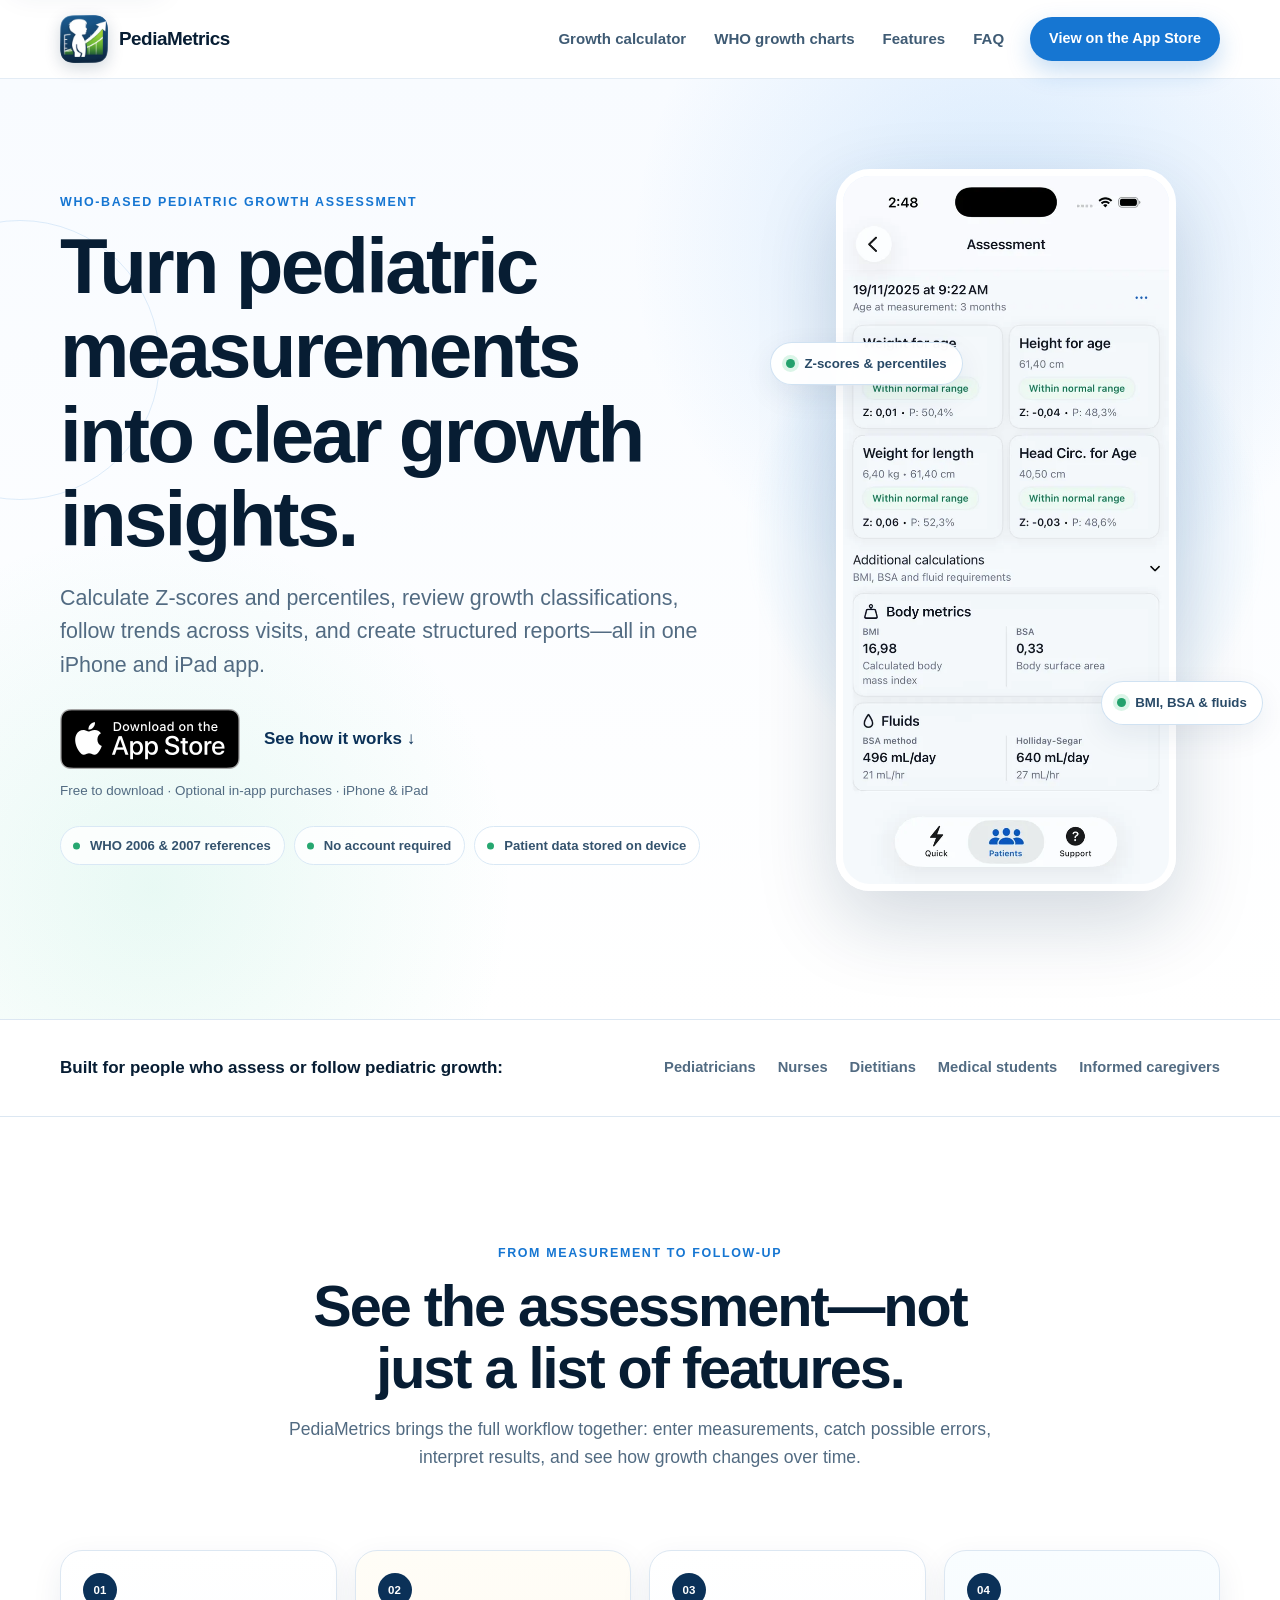
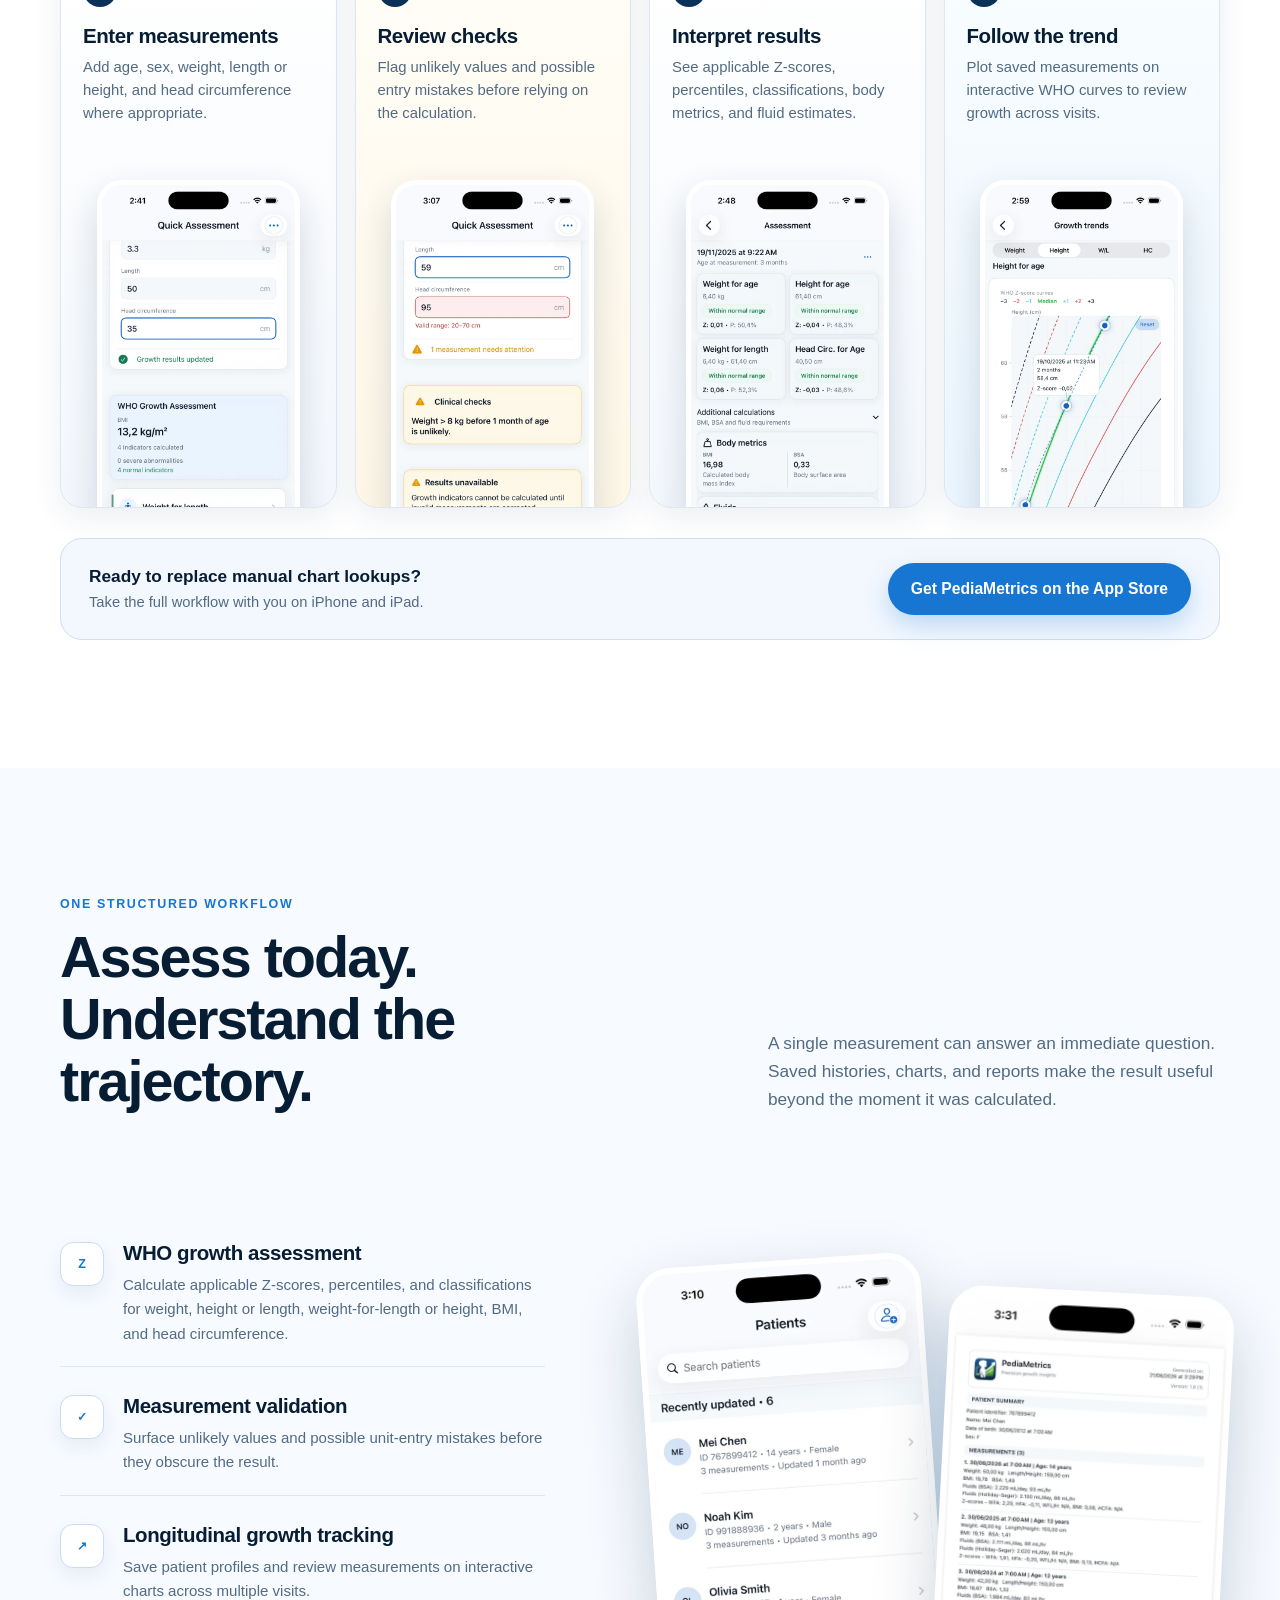
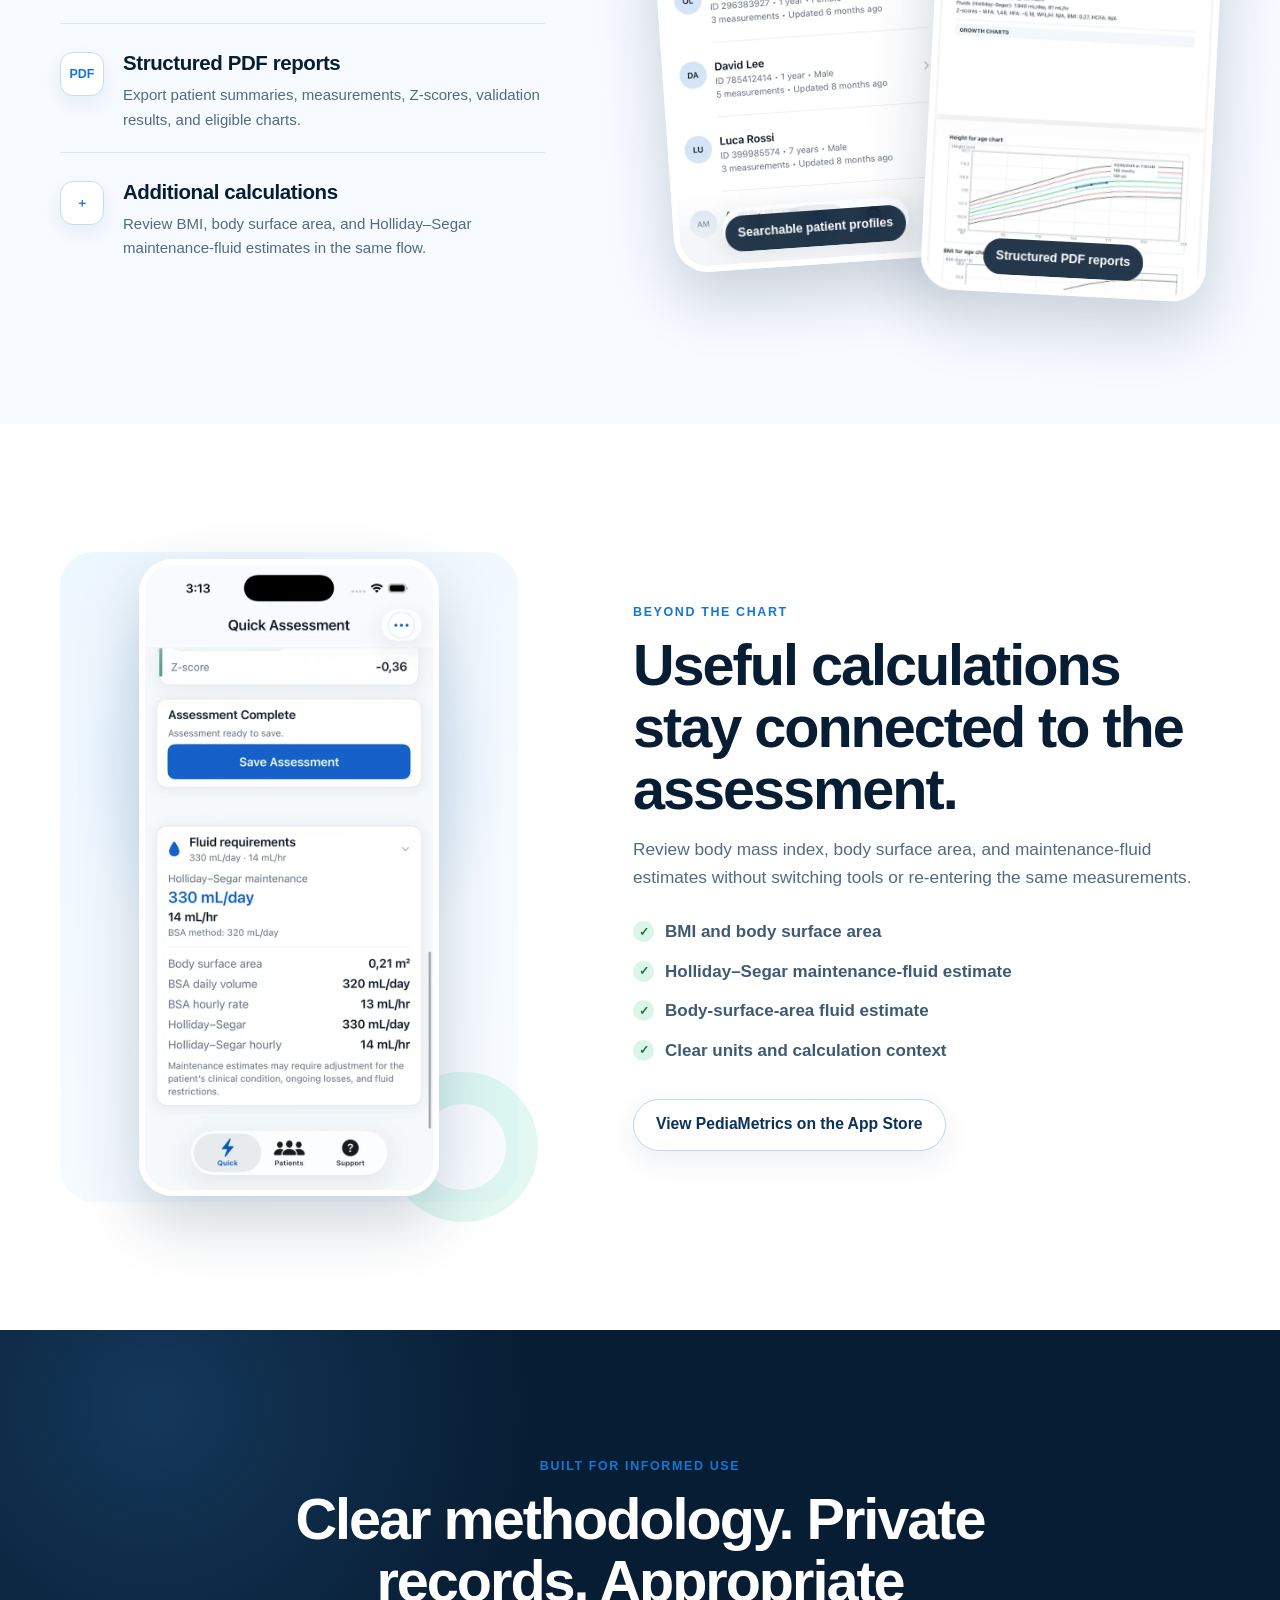
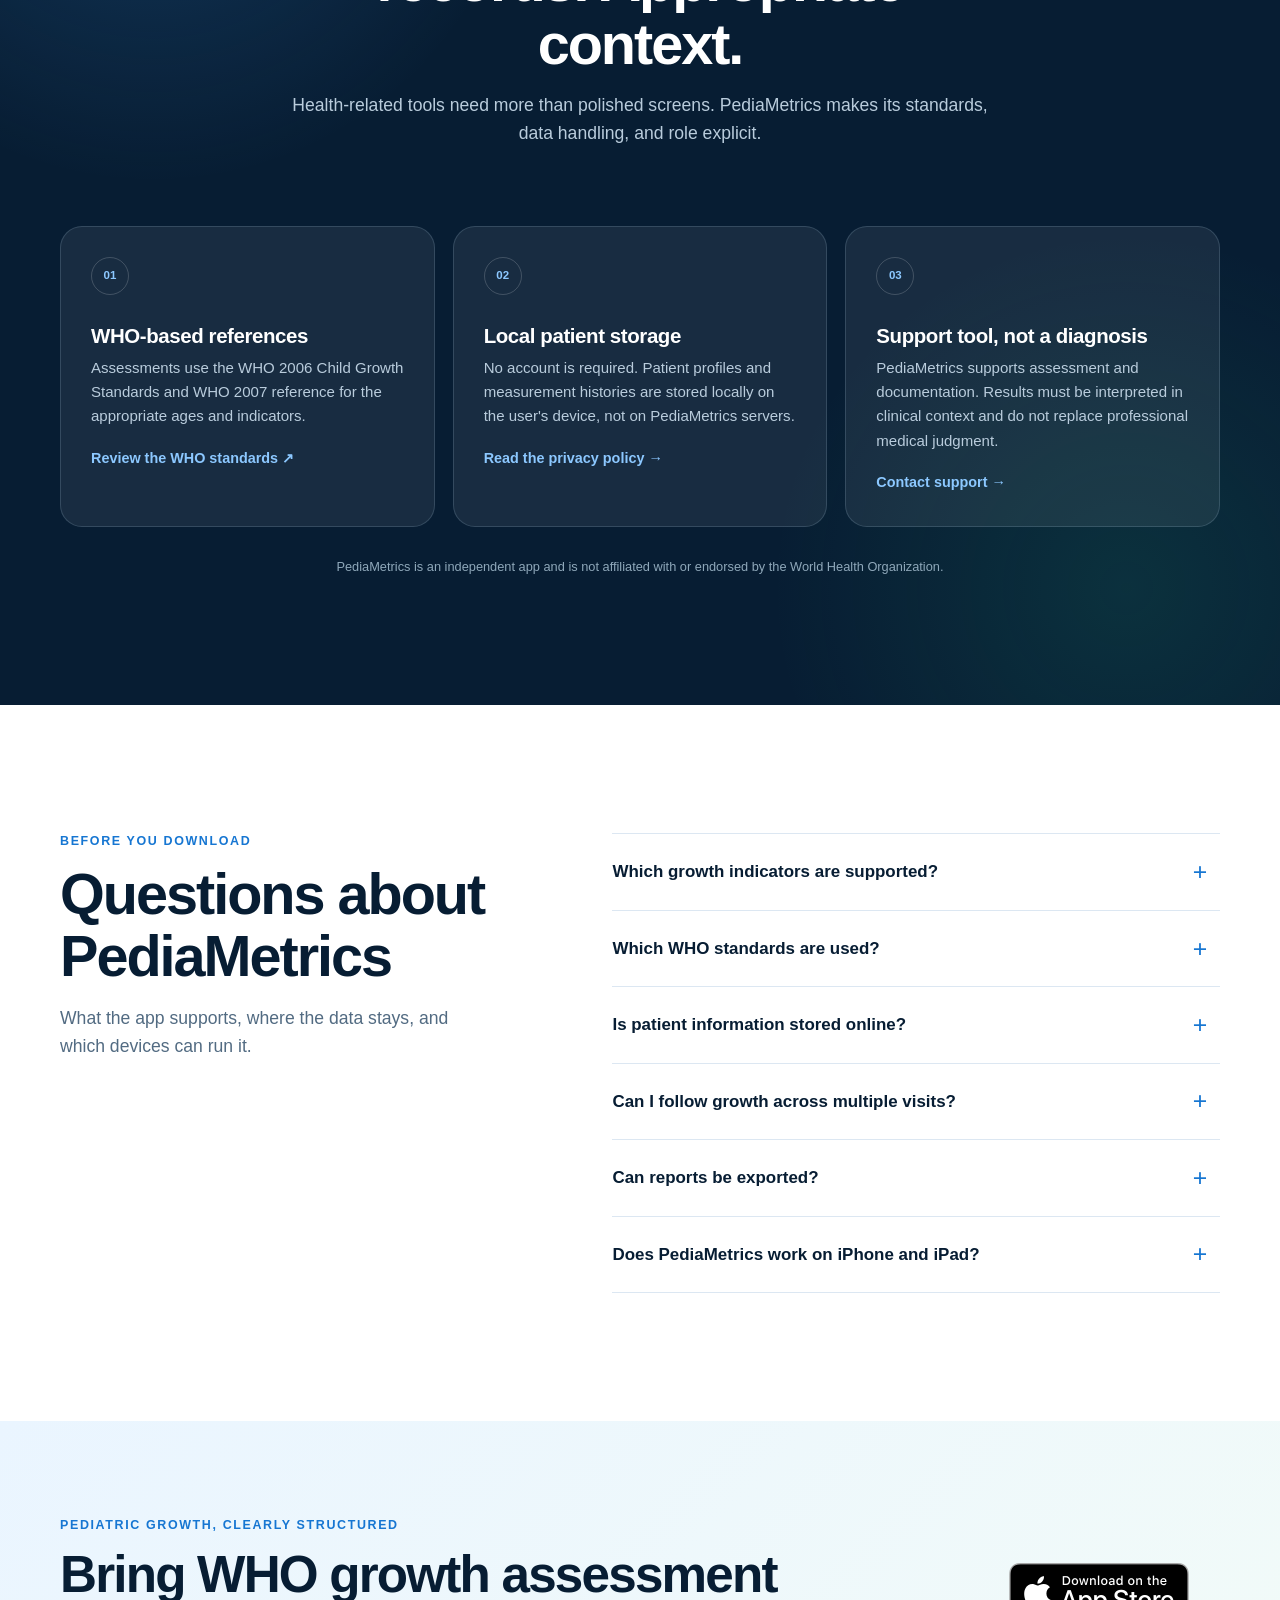
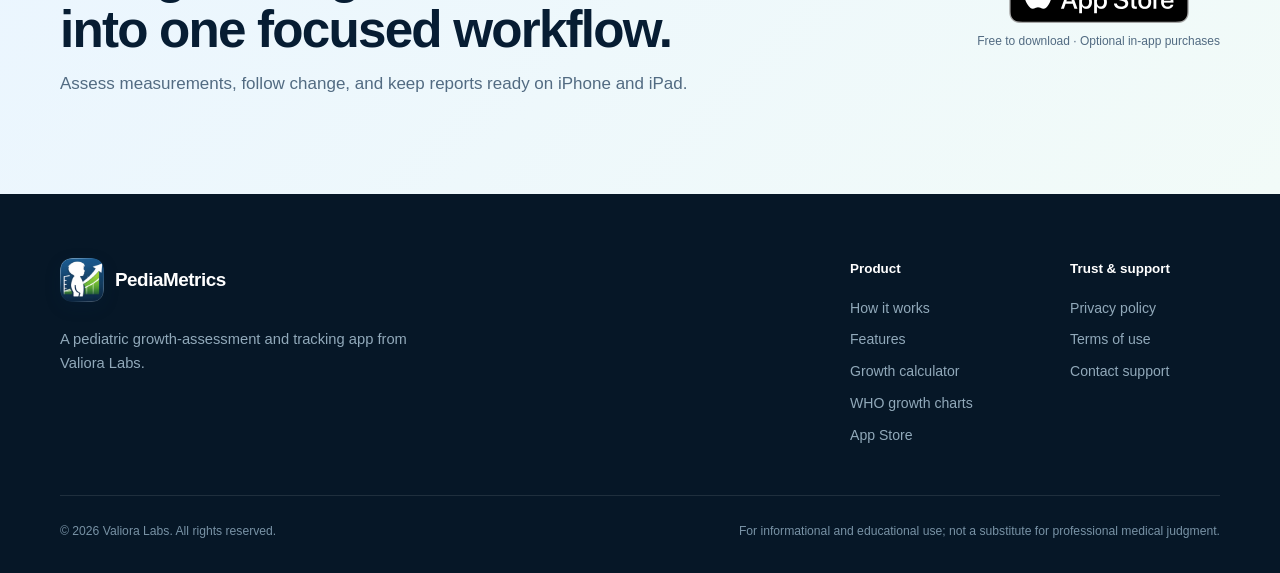
<file: index.html>
<!doctype html>
<html lang="en">
  <head>
    <!-- Google tag (gtag.js) -->
    <script async src="https://www.googletagmanager.com/gtag/js?id=GT-TWDJQSFV"></script>
    <script>
      window.dataLayer = window.dataLayer || [];
      function gtag() {
        window.dataLayer.push(arguments);
      }
      gtag("js", new Date());
      gtag("config", "GT-TWDJQSFV", {
        send_page_view: true,
        allow_google_signals: false,
        allow_ad_personalization_signals: false
      });
    </script>
    <meta charset="UTF-8" />
    <meta name="viewport" content="width=device-width, initial-scale=1.0" />
    <title>PediaMetrics | WHO Pediatric Growth App for iPhone &amp; iPad</title>
    <meta
      name="description"
      content="Assess pediatric growth with WHO Z-scores, percentiles, interactive charts, patient histories, and PDF reports in PediaMetrics for iPhone and iPad."
    />
    <meta name="robots" content="index, follow, max-image-preview:large" />
    <meta name="theme-color" content="#0b3158" />
    <link rel="canonical" href="https://pediametrics.valioralabs.com/" />
    <link rel="icon" href="assets/pediametrics-icon.webp" type="image/webp" />
    <link rel="preload" href="assets/screenshots/optimized/assessment.webp" as="image" type="image/webp" />
    <link rel="stylesheet" href="styles.css" />

    <meta property="og:type" content="website" />
    <meta property="og:site_name" content="PediaMetrics" />
    <meta property="og:title" content="PediaMetrics — WHO Pediatric Growth Assessment" />
    <meta
      property="og:description"
      content="Turn pediatric measurements into WHO Z-scores, percentiles, growth charts, longitudinal histories, and structured PDF reports."
    />
    <meta property="og:url" content="https://pediametrics.valioralabs.com/" />
    <meta property="og:image" content="https://pediametrics.valioralabs.com/PediaMetricsLogo.png" />
    <meta property="og:image:alt" content="PediaMetrics app icon" />
    <meta name="twitter:card" content="summary" />
    <meta name="twitter:title" content="PediaMetrics — WHO Pediatric Growth Assessment" />
    <meta
      name="twitter:description"
      content="WHO Z-scores, percentiles, growth charts, patient tracking, and PDF reports on iPhone and iPad."
    />
    <meta name="twitter:image" content="https://pediametrics.valioralabs.com/PediaMetricsLogo.png" />

    <script type="application/ld+json">
      {
        "@context": "https://schema.org",
        "@graph": [
          {
            "@type": "SoftwareApplication",
            "@id": "https://pediametrics.valioralabs.com/#app",
            "name": "PediaMetrics",
            "applicationCategory": "MedicalApplication",
            "operatingSystem": "iOS 17.6 or later; iPadOS 17.6 or later",
            "description": "An iPhone and iPad app for WHO-based pediatric growth assessment, Z-scores, percentiles, growth charts, patient tracking, and PDF reports.",
            "image": "https://pediametrics.valioralabs.com/PediaMetricsLogo.png",
            "screenshot": [
              "https://pediametrics.valioralabs.com/assets/screenshots/optimized/assessment.webp",
              "https://pediametrics.valioralabs.com/assets/screenshots/optimized/height-for-age-chart.webp",
              "https://pediametrics.valioralabs.com/assets/screenshots/optimized/patient-profiles.webp"
            ],
            "downloadUrl": "https://apps.apple.com/app/6756817829",
            "offers": {
              "@type": "Offer",
              "price": "0",
              "priceCurrency": "USD",
              "description": "Free to download with optional in-app purchases."
            },
            "publisher": {
              "@type": "Organization",
              "name": "Valiora Labs",
              "url": "https://valioralabs.com/"
            },
            "featureList": [
              "WHO Z-scores and percentiles",
              "Pediatric growth classifications",
              "Measurement validation",
              "Interactive WHO growth charts",
              "Longitudinal patient tracking",
              "Body mass index and body surface area",
              "Holliday-Segar maintenance-fluid estimates",
              "PDF reports",
              "Local on-device patient storage"
            ]
          },
          {
            "@type": "FAQPage",
            "@id": "https://pediametrics.valioralabs.com/#faq",
            "mainEntity": [
              {
                "@type": "Question",
                "name": "Which pediatric growth indicators does PediaMetrics support?",
                "acceptedAnswer": {
                  "@type": "Answer",
                  "text": "PediaMetrics supports weight-for-age, height or length-for-age, weight-for-length or height, BMI-for-age, and age-eligible head-circumference-for-age assessments."
                }
              },
              {
                "@type": "Question",
                "name": "Which growth standards does PediaMetrics use?",
                "acceptedAnswer": {
                  "@type": "Answer",
                  "text": "PediaMetrics uses WHO 2006 Child Growth Standards and the WHO 2007 growth reference, applying the appropriate indicator and age range."
                }
              },
              {
                "@type": "Question",
                "name": "Is patient information stored online?",
                "acceptedAnswer": {
                  "@type": "Answer",
                  "text": "No account is required, and patient records are stored locally on the user's device rather than on PediaMetrics servers."
                }
              },
              {
                "@type": "Question",
                "name": "Can I follow growth across multiple visits?",
                "acceptedAnswer": {
                  "@type": "Answer",
                  "text": "Yes. Saved patient profiles, measurement history, and interactive charts make it possible to review growth longitudinally."
                }
              },
              {
                "@type": "Question",
                "name": "Is PediaMetrics available for iPhone and iPad?",
                "acceptedAnswer": {
                  "@type": "Answer",
                  "text": "Yes. PediaMetrics is available on the App Store for compatible iPhone and iPad devices."
                }
              }
            ]
          }
        ]
      }
    </script>
  </head>
  <body data-page-type="homepage">
    <a class="skip-link" href="#main-content">Skip to content</a>

    <header class="site-header" data-header>
      <div class="container header-inner">
        <a class="brand" href="/" aria-label="PediaMetrics home">
          <img src="assets/pediametrics-icon.webp" width="48" height="48" alt="" />
          <span>PediaMetrics</span>
        </a>
        <nav class="desktop-nav" aria-label="Primary navigation">
          <a href="pediatric-growth-calculator/">Growth calculator</a>
          <a href="who-growth-charts/">WHO growth charts</a>
          <a href="#features">Features</a>
          <a href="#faq">FAQ</a>
        </nav>
        <a
          class="button button-small button-primary header-cta"
          href="https://apps.apple.com/app/6756817829"
          target="_blank"
          rel="noopener noreferrer"
          data-app-store-link
          data-cta-location="navigation"
        >
          View on the App Store
        </a>
      </div>
    </header>

    <main id="main-content">
      <section class="hero section-pad">
        <div class="container hero-grid">
          <div class="hero-copy">
            <p class="eyebrow">WHO-based pediatric growth assessment</p>
            <h1>Turn pediatric measurements into clear growth insights.</h1>
            <p class="hero-lede">
              Calculate Z-scores and percentiles, review growth classifications, follow trends across visits,
              and create structured reports—all in one iPhone and iPad app.
            </p>
            <div class="hero-actions">
              <a
                class="app-store-badge"
                href="https://apps.apple.com/app/6756817829"
                target="_blank"
                rel="noopener noreferrer"
                aria-label="Get PediaMetrics on the App Store"
                data-app-store-link
                data-cta-location="hero"
              >
                <img src="Download.png" width="180" height="60" alt="Download on the App Store" />
              </a>
              <a class="text-link" href="#how-it-works">See how it works <span aria-hidden="true">↓</span></a>
            </div>
            <p class="availability">Free to download · Optional in-app purchases · iPhone &amp; iPad</p>
            <ul class="hero-proof" aria-label="Key product benefits">
              <li>WHO 2006 &amp; 2007 references</li>
              <li>No account required</li>
              <li>Patient data stored on device</li>
            </ul>
          </div>

          <div class="hero-visual" aria-label="PediaMetrics growth assessment results screen">
            <div class="screen-glow"></div>
            <img
              class="phone-screen hero-phone"
              src="assets/screenshots/optimized/assessment.webp"
              width="650"
              height="1412"
              alt="PediaMetrics assessment showing weight-for-age, height-for-age, weight-for-length, and head-circumference results with Z-scores and percentiles"
              fetchpriority="high"
            />
            <div class="result-callout callout-one">
              <span class="callout-dot"></span>
              Z-scores &amp; percentiles
            </div>
            <div class="result-callout callout-two">
              <span class="callout-dot"></span>
              BMI, BSA &amp; fluids
            </div>
          </div>
        </div>
      </section>

      <section class="audience-strip" aria-label="Who PediaMetrics is for">
        <div class="container audience-inner">
          <p>Built for people who assess or follow pediatric growth:</p>
          <ul>
            <li>Pediatricians</li>
            <li>Nurses</li>
            <li>Dietitians</li>
            <li>Medical students</li>
            <li>Informed caregivers</li>
          </ul>
        </div>
      </section>

      <section class="section-pad product-proof" id="how-it-works" data-product-proof>
        <div class="container">
          <div class="section-heading centered">
            <p class="eyebrow">From measurement to follow-up</p>
            <h2>See the assessment—not just a list of features.</h2>
            <p>
              PediaMetrics brings the full workflow together: enter measurements, catch possible errors,
              interpret results, and see how growth changes over time.
            </p>
          </div>

          <div class="workflow-grid">
            <article class="workflow-card">
              <div class="step-number">01</div>
              <div>
                <h3>Enter measurements</h3>
                <p>Add age, sex, weight, length or height, and head circumference where appropriate.</p>
              </div>
              <img
                class="phone-screen"
                src="assets/screenshots/optimized/quick-assessment.webp"
                width="650"
                height="1412"
                alt="PediaMetrics quick assessment measurement entry screen"
                loading="lazy"
              />
            </article>

            <article class="workflow-card">
              <div class="step-number">02</div>
              <div>
                <h3>Review checks</h3>
                <p>Flag unlikely values and possible entry mistakes before relying on the calculation.</p>
              </div>
              <img
                class="phone-screen"
                src="assets/screenshots/optimized/measurement-validation.webp"
                width="650"
                height="1412"
                alt="PediaMetrics warning that an entered head circumference is outside the valid range"
                loading="lazy"
              />
            </article>

            <article class="workflow-card">
              <div class="step-number">03</div>
              <div>
                <h3>Interpret results</h3>
                <p>See applicable Z-scores, percentiles, classifications, body metrics, and fluid estimates.</p>
              </div>
              <img
                class="phone-screen"
                src="assets/screenshots/optimized/assessment.webp"
                width="650"
                height="1412"
                alt="PediaMetrics assessment results with growth classifications and additional calculations"
                loading="lazy"
              />
            </article>

            <article class="workflow-card">
              <div class="step-number">04</div>
              <div>
                <h3>Follow the trend</h3>
                <p>Plot saved measurements on interactive WHO curves to review growth across visits.</p>
              </div>
              <img
                class="phone-screen"
                src="assets/screenshots/optimized/height-for-age-chart.webp"
                width="650"
                height="1412"
                alt="Interactive PediaMetrics height-for-age WHO growth chart with multiple measurements"
                loading="lazy"
              />
            </article>
          </div>

          <div class="section-cta">
            <div>
              <strong>Ready to replace manual chart lookups?</strong>
              <span>Take the full workflow with you on iPhone and iPad.</span>
            </div>
            <a
              class="button button-primary"
              href="https://apps.apple.com/app/6756817829"
              target="_blank"
              rel="noopener noreferrer"
              data-app-store-link
              data-cta-location="product_demo"
            >
              Get PediaMetrics on the App Store
            </a>
          </div>
        </div>
      </section>

      <section class="section-pad section-tint" id="features">
        <div class="container split-heading">
          <div class="section-heading">
            <p class="eyebrow">One structured workflow</p>
            <h2>Assess today. Understand the trajectory.</h2>
          </div>
          <p>
            A single measurement can answer an immediate question. Saved histories, charts, and reports make the
            result useful beyond the moment it was calculated.
          </p>
        </div>

        <div class="container feature-layout">
          <div class="feature-list">
            <article class="feature-item">
              <span class="feature-icon" aria-hidden="true">Z</span>
              <div>
                <h3>WHO growth assessment</h3>
                <p>
                  Calculate applicable Z-scores, percentiles, and classifications for weight, height or length,
                  weight-for-length or height, BMI, and head circumference.
                </p>
              </div>
            </article>
            <article class="feature-item">
              <span class="feature-icon" aria-hidden="true">✓</span>
              <div>
                <h3>Measurement validation</h3>
                <p>Surface unlikely values and possible unit-entry mistakes before they obscure the result.</p>
              </div>
            </article>
            <article class="feature-item">
              <span class="feature-icon" aria-hidden="true">↗</span>
              <div>
                <h3>Longitudinal growth tracking</h3>
                <p>Save patient profiles and review measurements on interactive charts across multiple visits.</p>
              </div>
            </article>
            <article class="feature-item">
              <span class="feature-icon" aria-hidden="true">PDF</span>
              <div>
                <h3>Structured PDF reports</h3>
                <p>Export patient summaries, measurements, Z-scores, validation results, and eligible charts.</p>
              </div>
            </article>
            <article class="feature-item">
              <span class="feature-icon" aria-hidden="true">＋</span>
              <div>
                <h3>Additional calculations</h3>
                <p>Review BMI, body surface area, and Holliday–Segar maintenance-fluid estimates in the same flow.</p>
              </div>
            </article>
          </div>

          <div class="feature-screens">
            <figure class="screen-figure screen-figure-back">
              <img
                class="phone-screen"
                src="assets/screenshots/optimized/patient-profiles.webp"
                width="650"
                height="1412"
                alt="Searchable patient profiles in PediaMetrics"
                loading="lazy"
              />
              <figcaption>Searchable patient profiles</figcaption>
            </figure>
            <figure class="screen-figure screen-figure-front">
              <img
                class="phone-screen"
                src="assets/screenshots/optimized/pdf-report.webp"
                width="650"
                height="1412"
                alt="A PediaMetrics PDF patient summary with measurements and growth charts"
                loading="lazy"
              />
              <figcaption>Structured PDF reports</figcaption>
            </figure>
          </div>
        </div>
      </section>

      <section class="section-pad clinical-tools">
        <div class="container tool-grid">
          <div class="tool-visual">
            <img
              class="phone-screen"
              src="assets/screenshots/optimized/fluid-requirements.webp"
              width="650"
              height="1412"
              alt="PediaMetrics maintenance-fluid estimates using BSA and Holliday-Segar methods"
              loading="lazy"
            />
          </div>
          <div class="tool-copy">
            <p class="eyebrow">Beyond the chart</p>
            <h2>Useful calculations stay connected to the assessment.</h2>
            <p>
              Review body mass index, body surface area, and maintenance-fluid estimates without switching tools or
              re-entering the same measurements.
            </p>
            <ul class="check-list">
              <li>BMI and body surface area</li>
              <li>Holliday–Segar maintenance-fluid estimate</li>
              <li>Body-surface-area fluid estimate</li>
              <li>Clear units and calculation context</li>
            </ul>
            <a
              class="button button-secondary"
              href="https://apps.apple.com/app/6756817829"
              target="_blank"
              rel="noopener noreferrer"
              data-app-store-link
              data-cta-location="feature_section"
            >
              View PediaMetrics on the App Store
            </a>
          </div>
        </div>
      </section>

      <section class="section-pad trust-section" id="trust">
        <div class="container">
          <div class="section-heading centered light-heading">
            <p class="eyebrow">Built for informed use</p>
            <h2>Clear methodology. Private records. Appropriate context.</h2>
            <p>
              Health-related tools need more than polished screens. PediaMetrics makes its standards, data handling,
              and role explicit.
            </p>
          </div>
          <div class="trust-grid">
            <article class="trust-card">
              <span class="trust-mark" aria-hidden="true">01</span>
              <h3>WHO-based references</h3>
              <p>
                Assessments use the WHO 2006 Child Growth Standards and WHO 2007 reference for the appropriate ages
                and indicators.
              </p>
              <a href="https://www.who.int/tools/child-growth-standards" target="_blank" rel="noopener noreferrer">
                Review the WHO standards <span aria-hidden="true">↗</span>
              </a>
            </article>
            <article class="trust-card">
              <span class="trust-mark" aria-hidden="true">02</span>
              <h3>Local patient storage</h3>
              <p>
                No account is required. Patient profiles and measurement histories are stored locally on the user's
                device, not on PediaMetrics servers.
              </p>
              <a href="privacy-policy.html">Read the privacy policy <span aria-hidden="true">→</span></a>
            </article>
            <article class="trust-card">
              <span class="trust-mark" aria-hidden="true">03</span>
              <h3>Support tool, not a diagnosis</h3>
              <p>
                PediaMetrics supports assessment and documentation. Results must be interpreted in clinical context
                and do not replace professional medical judgment.
              </p>
              <a href="mailto:support@valioralabs.com">Contact support <span aria-hidden="true">→</span></a>
            </article>
          </div>
          <p class="affiliation-note">
            PediaMetrics is an independent app and is not affiliated with or endorsed by the World Health Organization.
          </p>
        </div>
      </section>

      <section class="section-pad faq-section" id="faq">
        <div class="container faq-grid">
          <div class="section-heading faq-heading">
            <p class="eyebrow">Before you download</p>
            <h2>Questions about PediaMetrics</h2>
            <p>What the app supports, where the data stays, and which devices can run it.</p>
          </div>
          <div class="faq-list">
            <details>
              <summary>Which growth indicators are supported?</summary>
              <p>
                PediaMetrics supports weight-for-age, height or length-for-age, weight-for-length or height,
                BMI-for-age, and age-eligible head-circumference-for-age assessments.
              </p>
            </details>
            <details>
              <summary>Which WHO standards are used?</summary>
              <p>
                The app uses the WHO 2006 Child Growth Standards and the WHO 2007 growth reference, applying the
                appropriate indicator and age range.
              </p>
            </details>
            <details>
              <summary>Is patient information stored online?</summary>
              <p>
                No account is required, and patient records are stored locally on your device rather than on
                PediaMetrics servers. See the <a href="privacy-policy.html">privacy policy</a> for details.
              </p>
            </details>
            <details>
              <summary>Can I follow growth across multiple visits?</summary>
              <p>
                Yes. Save profiles and measurement histories, then review the available measurements on interactive
                growth charts to see change over time.
              </p>
            </details>
            <details>
              <summary>Can reports be exported?</summary>
              <p>
                Yes. PediaMetrics can generate structured PDF reports with patient details, measurements, assessment
                results, validation information, and eligible growth charts.
              </p>
            </details>
            <details>
              <summary>Does PediaMetrics work on iPhone and iPad?</summary>
              <p>
                Yes. PediaMetrics is designed for compatible iPhone and iPad devices. Current compatibility details
                are listed on the App Store product page.
              </p>
            </details>
          </div>
        </div>
      </section>

      <section class="final-cta">
        <div class="container final-cta-inner">
          <div>
            <p class="eyebrow">Pediatric growth, clearly structured</p>
            <h2>Bring WHO growth assessment into one focused workflow.</h2>
            <p>Assess measurements, follow change, and keep reports ready on iPhone and iPad.</p>
          </div>
          <div class="final-actions">
            <a
              class="app-store-badge"
              href="https://apps.apple.com/app/6756817829"
              target="_blank"
              rel="noopener noreferrer"
              aria-label="Download PediaMetrics on the App Store"
              data-app-store-link
              data-cta-location="final_cta"
            >
              <img src="Download.png" width="180" height="60" alt="Download on the App Store" loading="lazy" />
            </a>
            <span>Free to download · Optional in-app purchases</span>
          </div>
        </div>
      </section>
    </main>

    <footer class="site-footer">
      <div class="container footer-grid">
        <div class="footer-brand">
          <a class="brand" href="/">
            <img src="assets/pediametrics-icon.webp" width="44" height="44" alt="" loading="lazy" />
            <span>PediaMetrics</span>
          </a>
          <p>A pediatric growth-assessment and tracking app from Valiora Labs.</p>
        </div>
        <div class="footer-links">
          <div>
            <strong>Product</strong>
            <a href="#how-it-works">How it works</a>
            <a href="#features">Features</a>
            <a href="pediatric-growth-calculator/">Growth calculator</a>
            <a href="who-growth-charts/">WHO growth charts</a>
            <a
              href="https://apps.apple.com/app/6756817829"
              target="_blank"
              rel="noopener noreferrer"
              data-app-store-link
              data-cta-location="footer"
            >App Store</a>
          </div>
          <div>
            <strong>Trust &amp; support</strong>
            <a href="privacy-policy.html">Privacy policy</a>
            <a href="https://www.apple.com/legal/internet-services/itunes/dev/stdeula/" target="_blank" rel="noopener noreferrer">Terms of use</a>
            <a href="mailto:support@valioralabs.com">Contact support</a>
          </div>
        </div>
      </div>
      <div class="container footer-bottom">
        <span>© 2026 Valiora Labs. All rights reserved.</span>
        <span>For informational and educational use; not a substitute for professional medical judgment.</span>
      </div>
    </footer>

    <div class="mobile-store-cta" data-mobile-store-cta aria-hidden="true">
      <div>
        <img src="assets/pediametrics-icon.webp" width="40" height="40" alt="" />
        <span><strong>PediaMetrics</strong><small>iPhone &amp; iPad</small></span>
      </div>
      <a
        class="button button-primary button-small"
        href="https://apps.apple.com/app/6756817829"
        target="_blank"
        rel="noopener noreferrer"
        data-app-store-link
        data-cta-location="sticky_mobile"
      >
        App Store
      </a>
    </div>

    <script src="analytics.js" defer></script>
  </body>
</html>
</file>
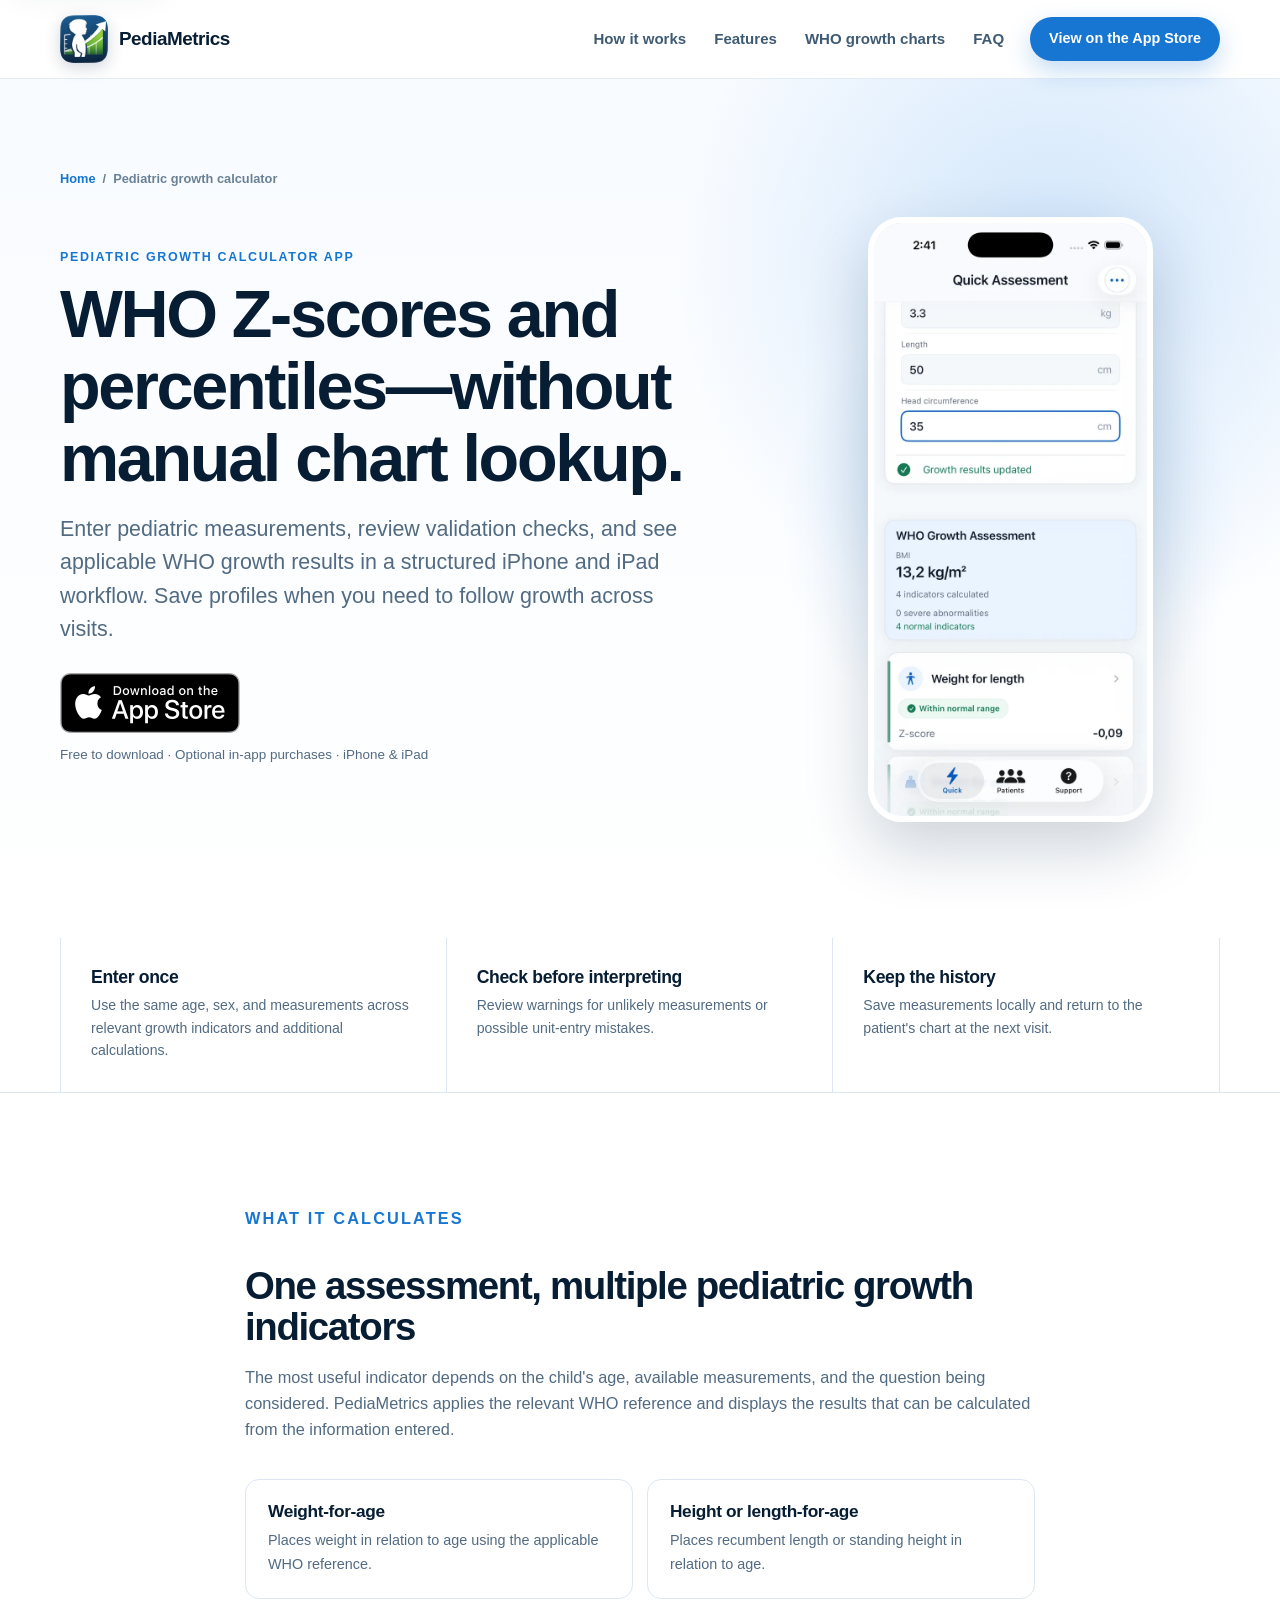
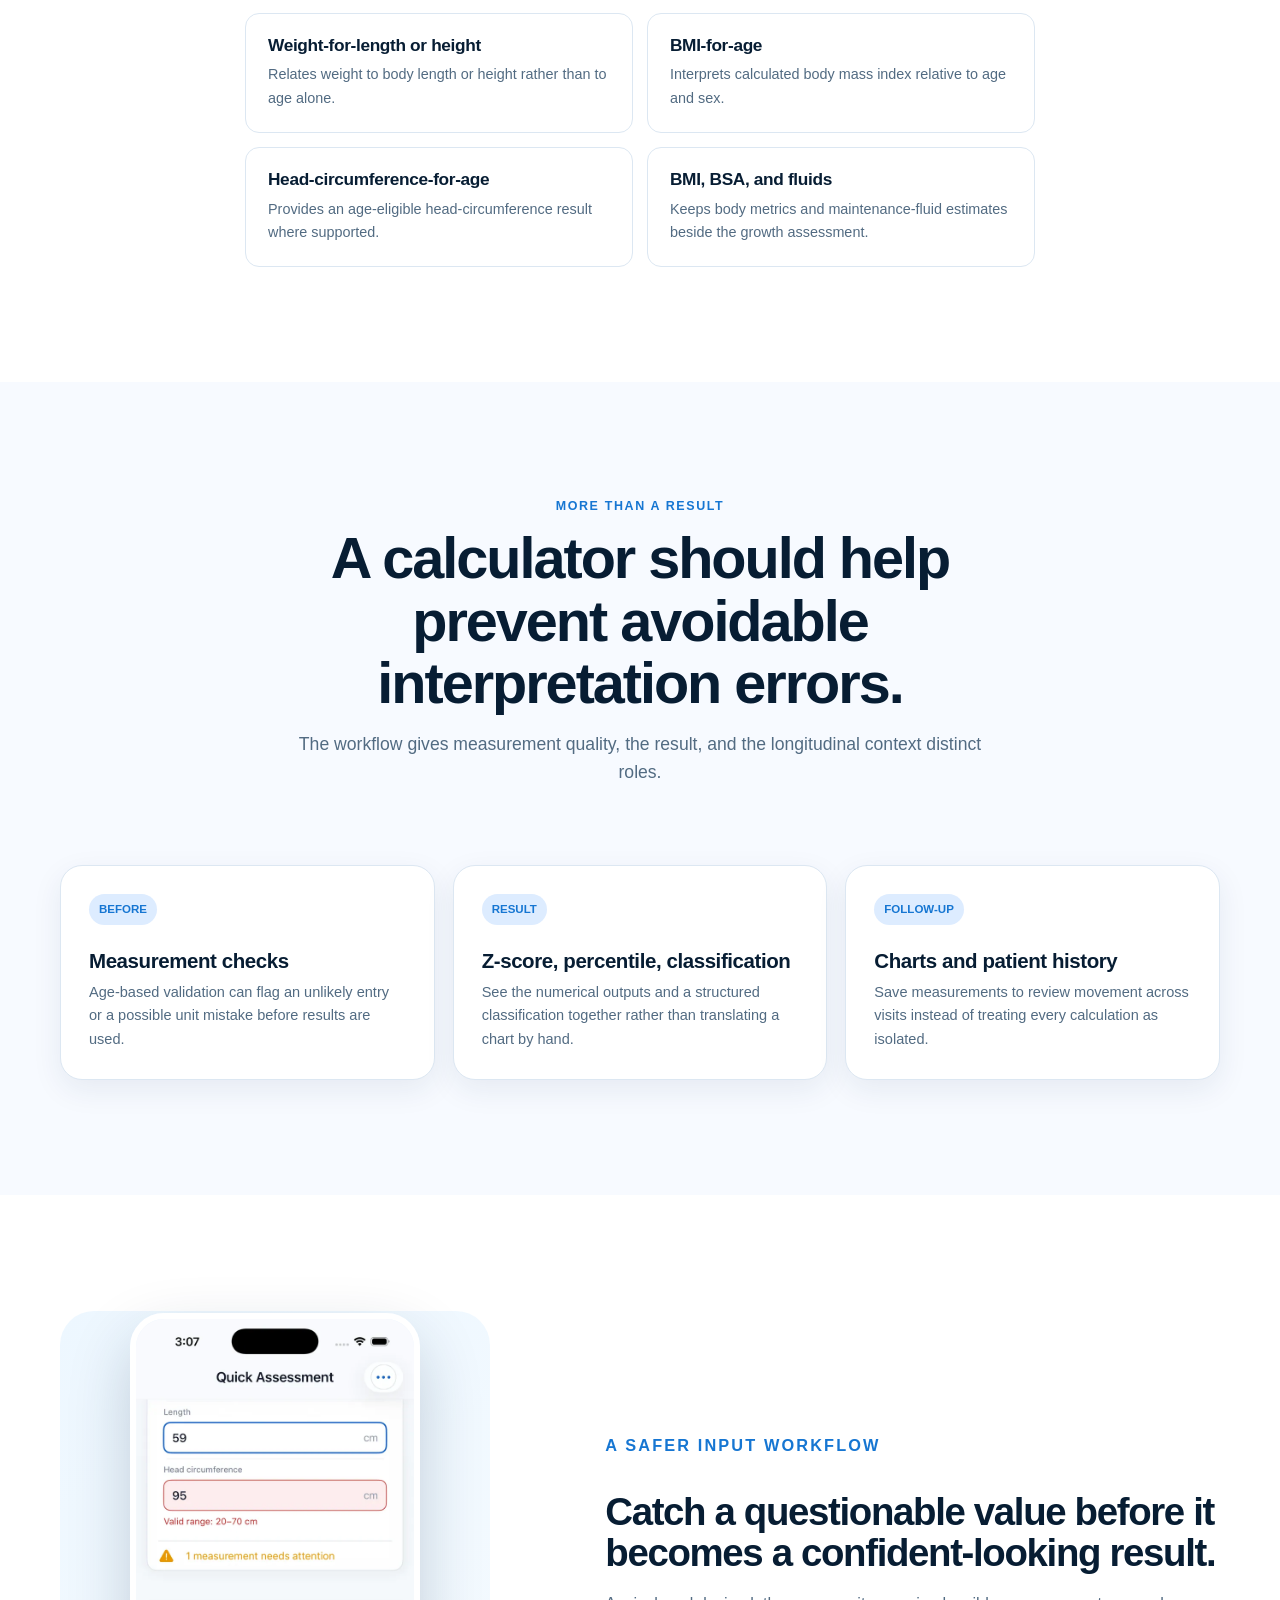
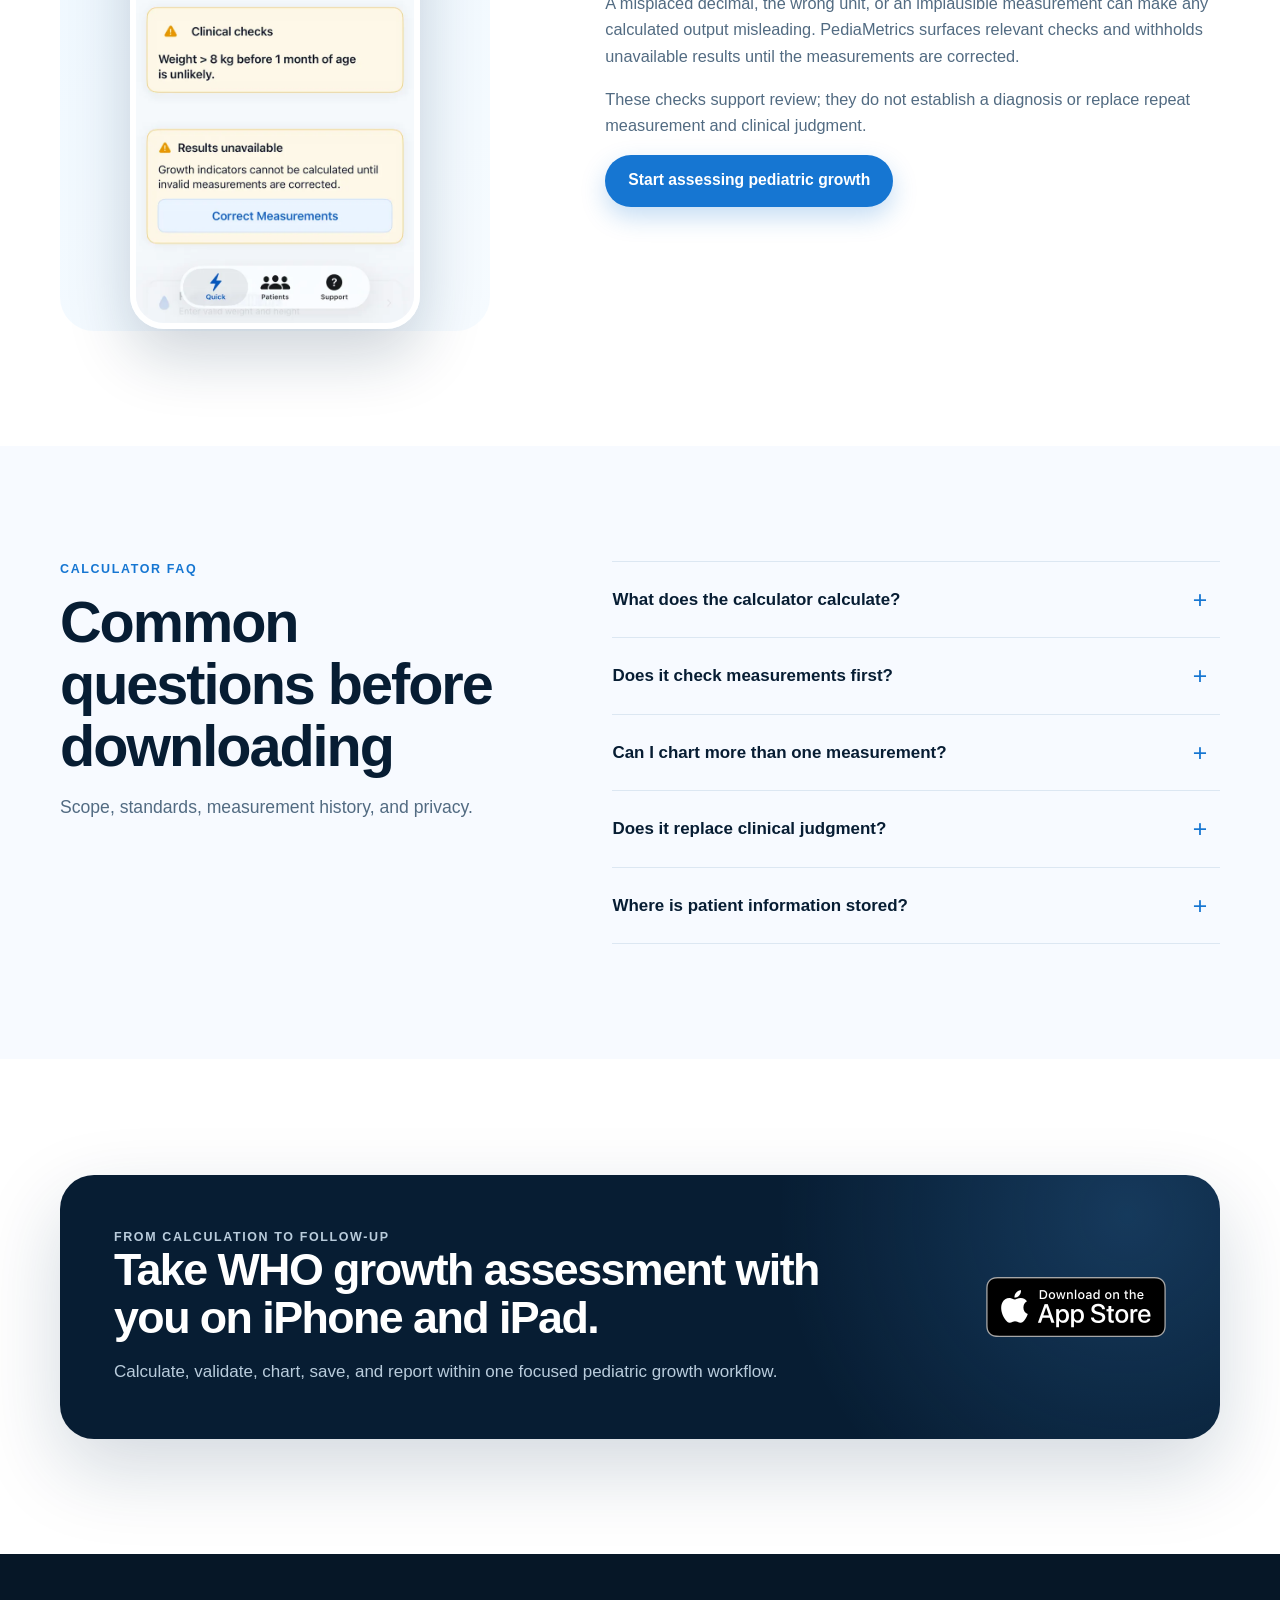
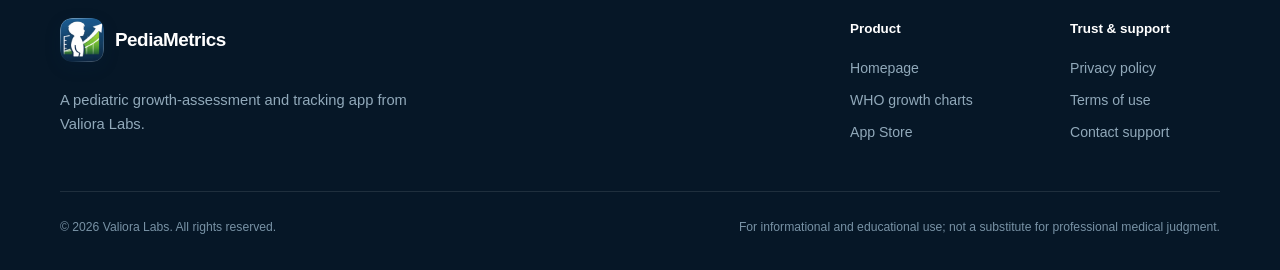
<file: pediatric-growth-calculator/index.html>
<!doctype html>
<html lang="en">
  <head>
    <!-- Google tag (gtag.js) -->
    <script async src="https://www.googletagmanager.com/gtag/js?id=GT-TWDJQSFV"></script>
    <script>
      window.dataLayer = window.dataLayer || [];
      function gtag() {
        window.dataLayer.push(arguments);
      }
      gtag("js", new Date());
      gtag("config", "GT-TWDJQSFV", {
        send_page_view: true,
        allow_google_signals: false,
        allow_ad_personalization_signals: false
      });
    </script>
    <meta charset="UTF-8" />
    <meta name="viewport" content="width=device-width, initial-scale=1.0" />
    <title>Pediatric Growth Calculator App | WHO Z-Scores &amp; Percentiles</title>
    <meta
      name="description"
      content="Calculate WHO pediatric Z-scores, percentiles, and growth classifications with measurement checks, charts, patient tracking, and reports in PediaMetrics."
    />
    <meta name="robots" content="index, follow, max-image-preview:large" />
    <meta name="theme-color" content="#0b3158" />
    <link rel="canonical" href="https://pediametrics.valioralabs.com/pediatric-growth-calculator/" />
    <link rel="icon" href="../assets/pediametrics-icon.webp" type="image/webp" />
    <link rel="preload" href="../assets/screenshots/optimized/quick-assessment.webp" as="image" type="image/webp" />
    <link rel="stylesheet" href="../styles.css" />

    <meta property="og:type" content="website" />
    <meta property="og:site_name" content="PediaMetrics" />
    <meta property="og:title" content="A WHO Pediatric Growth Calculator for iPhone &amp; iPad" />
    <meta
      property="og:description"
      content="Calculate pediatric Z-scores and percentiles, check measurements, view WHO growth charts, and follow patient history with PediaMetrics."
    />
    <meta property="og:url" content="https://pediametrics.valioralabs.com/pediatric-growth-calculator/" />
    <meta property="og:image" content="https://pediametrics.valioralabs.com/assets/screenshots/quickAssessment.png" />
    <meta property="og:image:alt" content="PediaMetrics pediatric growth calculator screen" />
    <meta name="twitter:card" content="summary_large_image" />

    <script type="application/ld+json">
      {
        "@context": "https://schema.org",
        "@graph": [
          {
            "@type": "WebPage",
            "@id": "https://pediametrics.valioralabs.com/pediatric-growth-calculator/#page",
            "url": "https://pediametrics.valioralabs.com/pediatric-growth-calculator/",
            "name": "Pediatric Growth Calculator App",
            "description": "A WHO-based pediatric growth calculator app for Z-scores, percentiles, growth classifications, measurement validation, charts, and longitudinal tracking.",
            "about": { "@id": "https://pediametrics.valioralabs.com/#app" },
            "breadcrumb": { "@id": "https://pediametrics.valioralabs.com/pediatric-growth-calculator/#breadcrumb" }
          },
          {
            "@type": "BreadcrumbList",
            "@id": "https://pediametrics.valioralabs.com/pediatric-growth-calculator/#breadcrumb",
            "itemListElement": [
              {
                "@type": "ListItem",
                "position": 1,
                "name": "Home",
                "item": "https://pediametrics.valioralabs.com/"
              },
              {
                "@type": "ListItem",
                "position": 2,
                "name": "Pediatric Growth Calculator",
                "item": "https://pediametrics.valioralabs.com/pediatric-growth-calculator/"
              }
            ]
          },
          {
            "@type": "FAQPage",
            "@id": "https://pediametrics.valioralabs.com/pediatric-growth-calculator/#faq",
            "mainEntity": [
              {
                "@type": "Question",
                "name": "What does the PediaMetrics pediatric growth calculator calculate?",
                "acceptedAnswer": {
                  "@type": "Answer",
                  "text": "PediaMetrics calculates applicable WHO Z-scores, percentiles, and classifications for weight-for-age, height or length-for-age, weight-for-length or height, BMI-for-age, and head-circumference-for-age."
                }
              },
              {
                "@type": "Question",
                "name": "Does PediaMetrics check measurements before calculating results?",
                "acceptedAnswer": {
                  "@type": "Answer",
                  "text": "PediaMetrics includes age-based validation and flags unlikely values or possible unit-entry mistakes so they can be reviewed."
                }
              },
              {
                "@type": "Question",
                "name": "Can the calculator save and chart measurements over time?",
                "acceptedAnswer": {
                  "@type": "Answer",
                  "text": "Yes. PediaMetrics can save patient profiles and measurement history locally on the device and display eligible measurements on interactive WHO growth charts."
                }
              }
            ]
          }
        ]
      }
    </script>
  </head>
  <body data-page-type="seo_product_landing">
    <a class="skip-link" href="#main-content">Skip to content</a>

    <header class="site-header">
      <div class="container header-inner">
        <a class="brand" href="../" aria-label="PediaMetrics home">
          <img src="../assets/pediametrics-icon.webp" width="48" height="48" alt="" />
          <span>PediaMetrics</span>
        </a>
        <nav class="desktop-nav" aria-label="Primary navigation">
          <a href="../#how-it-works">How it works</a>
          <a href="../#features">Features</a>
          <a href="../who-growth-charts/">WHO growth charts</a>
          <a href="#faq">FAQ</a>
        </nav>
        <a
          class="button button-small button-primary header-cta"
          href="https://apps.apple.com/app/6756817829"
          target="_blank"
          rel="noopener noreferrer"
          data-app-store-link
          data-cta-location="navigation"
        >View on the App Store</a>
      </div>
    </header>

    <main id="main-content">
      <section class="content-hero">
        <div class="container">
          <nav class="breadcrumbs" aria-label="Breadcrumb">
            <a href="../">Home</a><span aria-hidden="true">/</span><span>Pediatric growth calculator</span>
          </nav>
          <div class="content-hero-grid">
            <div class="content-hero-copy">
              <p class="eyebrow">Pediatric growth calculator app</p>
              <h1>WHO Z-scores and percentiles—without manual chart lookup.</h1>
              <p class="hero-lede">
                Enter pediatric measurements, review validation checks, and see applicable WHO growth results in a
                structured iPhone and iPad workflow. Save profiles when you need to follow growth across visits.
              </p>
              <div class="hero-actions">
                <a
                  class="app-store-badge"
                  href="https://apps.apple.com/app/6756817829"
                  target="_blank"
                  rel="noopener noreferrer"
                  aria-label="Get the PediaMetrics pediatric growth calculator on the App Store"
                  data-app-store-link
                  data-cta-location="hero"
                >
                  <img src="../Download.png" width="180" height="60" alt="Download on the App Store" />
                </a>
              </div>
              <p class="availability">Free to download · Optional in-app purchases · iPhone &amp; iPad</p>
            </div>
            <div class="content-hero-visual">
              <img
                class="phone-screen"
                src="../assets/screenshots/optimized/quick-assessment.webp"
                width="650"
                height="1412"
                alt="PediaMetrics quick pediatric growth assessment with measurement fields and WHO results"
                fetchpriority="high"
              />
            </div>
          </div>
        </div>
      </section>

      <section class="intent-summary" aria-label="Calculator summary">
        <div class="container intent-summary-grid">
          <article>
            <h2>Enter once</h2>
            <p>Use the same age, sex, and measurements across relevant growth indicators and additional calculations.</p>
          </article>
          <article>
            <h2>Check before interpreting</h2>
            <p>Review warnings for unlikely measurements or possible unit-entry mistakes.</p>
          </article>
          <article>
            <h2>Keep the history</h2>
            <p>Save measurements locally and return to the patient's chart at the next visit.</p>
          </article>
        </div>
      </section>

      <section class="content-section">
        <div class="content-narrow">
          <p class="eyebrow">What it calculates</p>
          <h2>One assessment, multiple pediatric growth indicators</h2>
          <p>
            The most useful indicator depends on the child's age, available measurements, and the question being
            considered. PediaMetrics applies the relevant WHO reference and displays the results that can be calculated
            from the information entered.
          </p>
          <div class="indicator-grid">
            <article class="indicator-card">
              <h3>Weight-for-age</h3>
              <p>Places weight in relation to age using the applicable WHO reference.</p>
            </article>
            <article class="indicator-card">
              <h3>Height or length-for-age</h3>
              <p>Places recumbent length or standing height in relation to age.</p>
            </article>
            <article class="indicator-card">
              <h3>Weight-for-length or height</h3>
              <p>Relates weight to body length or height rather than to age alone.</p>
            </article>
            <article class="indicator-card">
              <h3>BMI-for-age</h3>
              <p>Interprets calculated body mass index relative to age and sex.</p>
            </article>
            <article class="indicator-card">
              <h3>Head-circumference-for-age</h3>
              <p>Provides an age-eligible head-circumference result where supported.</p>
            </article>
            <article class="indicator-card">
              <h3>BMI, BSA, and fluids</h3>
              <p>Keeps body metrics and maintenance-fluid estimates beside the growth assessment.</p>
            </article>
          </div>
        </div>
      </section>

      <section class="content-section soft">
        <div class="container">
          <div class="section-heading centered">
            <p class="eyebrow">More than a result</p>
            <h2>A calculator should help prevent avoidable interpretation errors.</h2>
            <p>The workflow gives measurement quality, the result, and the longitudinal context distinct roles.</p>
          </div>
          <div class="comparison-grid">
            <article class="comparison-card">
              <span>BEFORE</span>
              <h3>Measurement checks</h3>
              <p>Age-based validation can flag an unlikely entry or a possible unit mistake before results are used.</p>
            </article>
            <article class="comparison-card">
              <span>RESULT</span>
              <h3>Z-score, percentile, classification</h3>
              <p>See the numerical outputs and a structured classification together rather than translating a chart by hand.</p>
            </article>
            <article class="comparison-card">
              <span>FOLLOW-UP</span>
              <h3>Charts and patient history</h3>
              <p>Save measurements to review movement across visits instead of treating every calculation as isolated.</p>
            </article>
          </div>
        </div>
      </section>

      <section class="content-section">
        <div class="container content-media">
          <div class="content-media-visual">
            <img
              class="phone-screen"
              src="../assets/screenshots/optimized/measurement-validation.webp"
              width="650"
              height="1412"
              alt="PediaMetrics measurement validation warning for an invalid pediatric measurement"
              loading="lazy"
            />
          </div>
          <div class="prose">
            <p class="eyebrow">A safer input workflow</p>
            <h2>Catch a questionable value before it becomes a confident-looking result.</h2>
            <p>
              A misplaced decimal, the wrong unit, or an implausible measurement can make any calculated output
              misleading. PediaMetrics surfaces relevant checks and withholds unavailable results until the measurements
              are corrected.
            </p>
            <p>
              These checks support review; they do not establish a diagnosis or replace repeat measurement and clinical
              judgment.
            </p>
            <a
              class="button button-primary"
              href="https://apps.apple.com/app/6756817829"
              target="_blank"
              rel="noopener noreferrer"
              data-app-store-link
              data-cta-location="feature_section"
            >Start assessing pediatric growth</a>
          </div>
        </div>
      </section>

      <section class="content-section soft" id="faq">
        <div class="container faq-grid">
          <div class="section-heading faq-heading">
            <p class="eyebrow">Calculator FAQ</p>
            <h2>Common questions before downloading</h2>
            <p>Scope, standards, measurement history, and privacy.</p>
          </div>
          <div class="faq-list">
            <details>
              <summary>What does the calculator calculate?</summary>
              <p>
                It calculates applicable WHO Z-scores, percentiles, and classifications for weight-for-age, height or
                length-for-age, weight-for-length or height, BMI-for-age, and head-circumference-for-age.
              </p>
            </details>
            <details>
              <summary>Does it check measurements first?</summary>
              <p>
                The app includes age-based checks that can flag unlikely values or possible unit-entry mistakes for review.
              </p>
            </details>
            <details>
              <summary>Can I chart more than one measurement?</summary>
              <p>
                Yes. Save patient profiles and measurement histories locally, then review eligible measurements on
                interactive growth charts.
              </p>
            </details>
            <details>
              <summary>Does it replace clinical judgment?</summary>
              <p>
                No. PediaMetrics is a support tool. Results must be interpreted in context and do not replace professional
                medical judgment, diagnosis, or treatment decisions.
              </p>
            </details>
            <details>
              <summary>Where is patient information stored?</summary>
              <p>Patient profiles and measurement history are stored locally on the user's device. No account is required.</p>
            </details>
          </div>
        </div>
      </section>

      <section class="content-section">
        <div class="container bridge-banner">
          <div>
            <p class="eyebrow">From calculation to follow-up</p>
            <h2>Take WHO growth assessment with you on iPhone and iPad.</h2>
            <p>Calculate, validate, chart, save, and report within one focused pediatric growth workflow.</p>
          </div>
          <a
            class="app-store-badge"
            href="https://apps.apple.com/app/6756817829"
            target="_blank"
            rel="noopener noreferrer"
            aria-label="Download PediaMetrics on the App Store"
            data-app-store-link
            data-cta-location="article_bottom"
          >
            <img src="../Download.png" width="180" height="60" alt="Download on the App Store" loading="lazy" />
          </a>
        </div>
      </section>
    </main>

    <footer class="site-footer">
      <div class="container footer-grid">
        <div class="footer-brand">
          <a class="brand" href="../">
            <img src="../assets/pediametrics-icon.webp" width="44" height="44" alt="" loading="lazy" />
            <span>PediaMetrics</span>
          </a>
          <p>A pediatric growth-assessment and tracking app from Valiora Labs.</p>
        </div>
        <div class="footer-links">
          <div>
            <strong>Product</strong>
            <a href="../">Homepage</a>
            <a href="../who-growth-charts/">WHO growth charts</a>
            <a
              href="https://apps.apple.com/app/6756817829"
              target="_blank"
              rel="noopener noreferrer"
              data-app-store-link
              data-cta-location="footer"
            >App Store</a>
          </div>
          <div>
            <strong>Trust &amp; support</strong>
            <a href="../privacy-policy.html">Privacy policy</a>
            <a href="https://www.apple.com/legal/internet-services/itunes/dev/stdeula/" target="_blank" rel="noopener noreferrer">Terms of use</a>
            <a href="mailto:support@valioralabs.com">Contact support</a>
          </div>
        </div>
      </div>
      <div class="container footer-bottom">
        <span>© 2026 Valiora Labs. All rights reserved.</span>
        <span>For informational and educational use; not a substitute for professional medical judgment.</span>
      </div>
    </footer>

    <div class="mobile-store-cta" data-mobile-store-cta aria-hidden="true">
      <div>
        <img src="../assets/pediametrics-icon.webp" width="40" height="40" alt="" />
        <span><strong>PediaMetrics</strong><small>iPhone &amp; iPad</small></span>
      </div>
      <a
        class="button button-primary button-small"
        href="https://apps.apple.com/app/6756817829"
        target="_blank"
        rel="noopener noreferrer"
        data-app-store-link
        data-cta-location="sticky_mobile"
      >App Store</a>
    </div>

    <script src="../analytics.js" defer></script>
  </body>
</html>
</file>
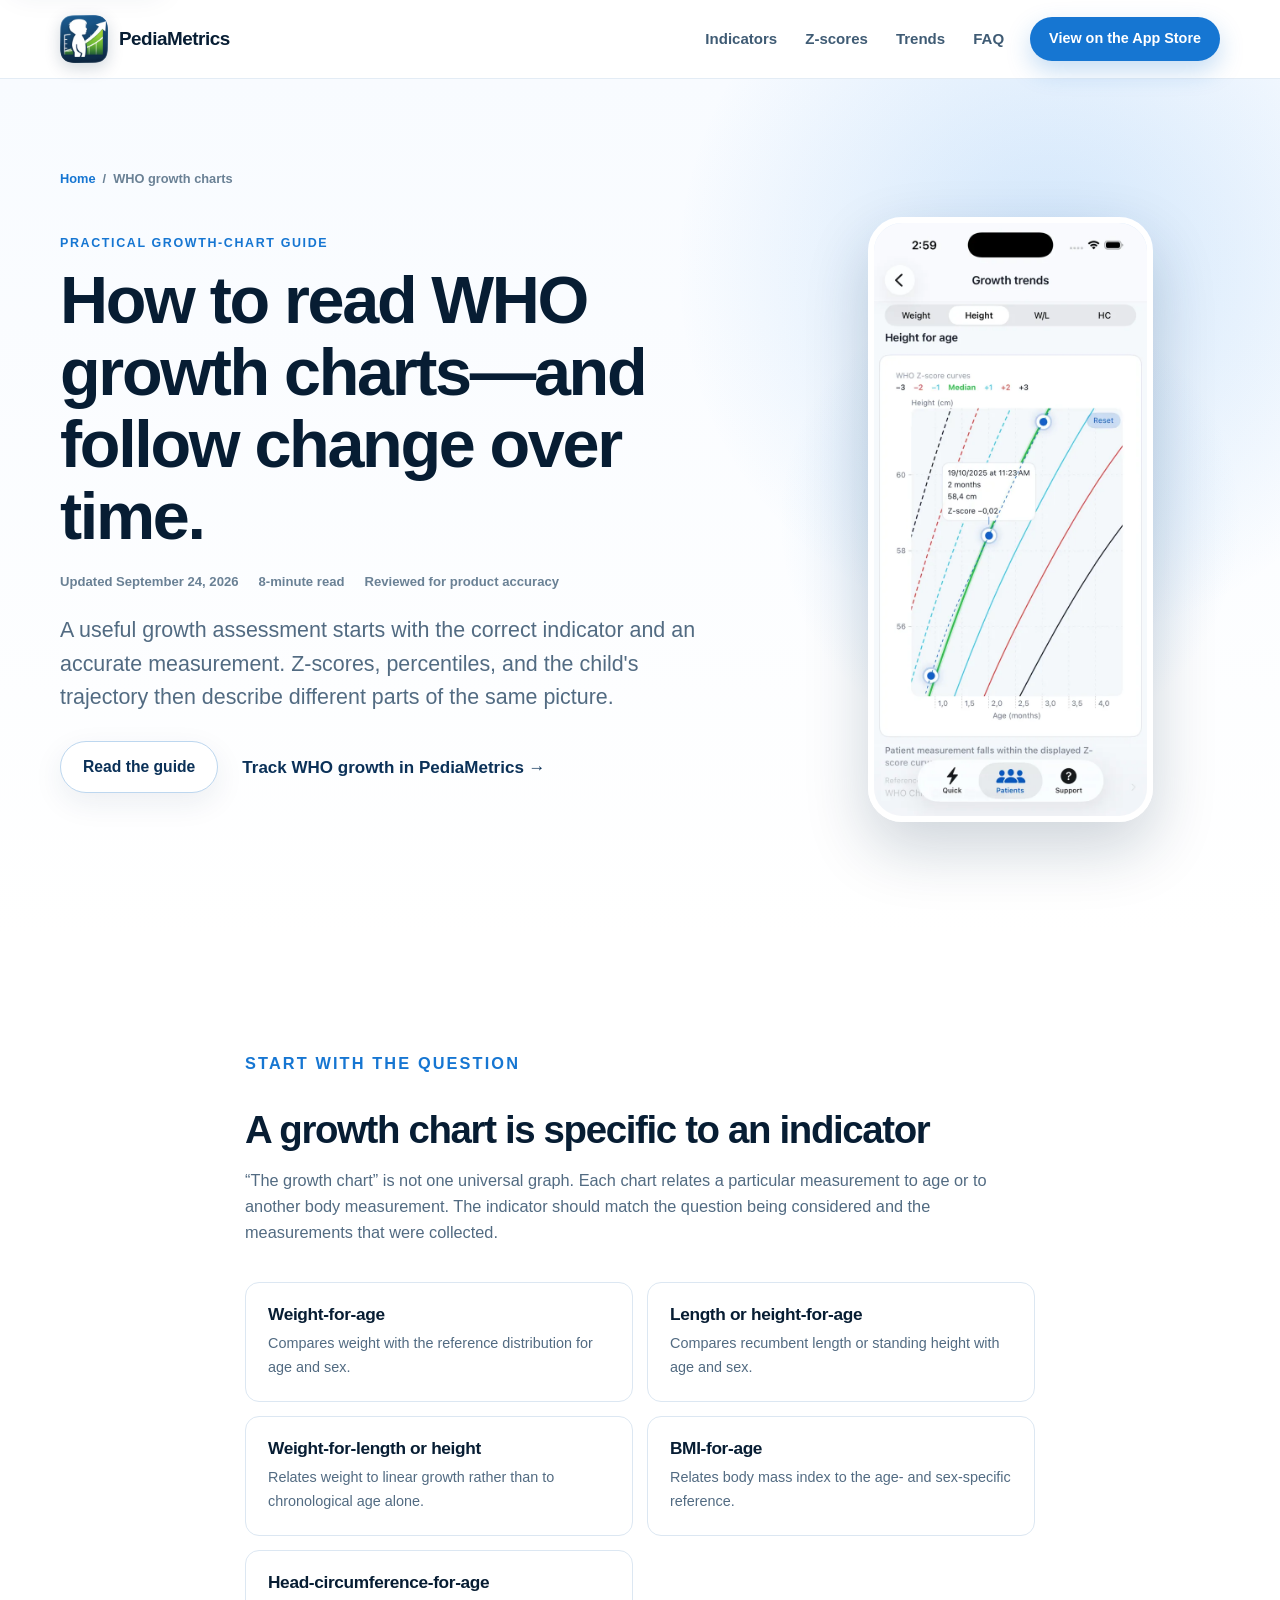
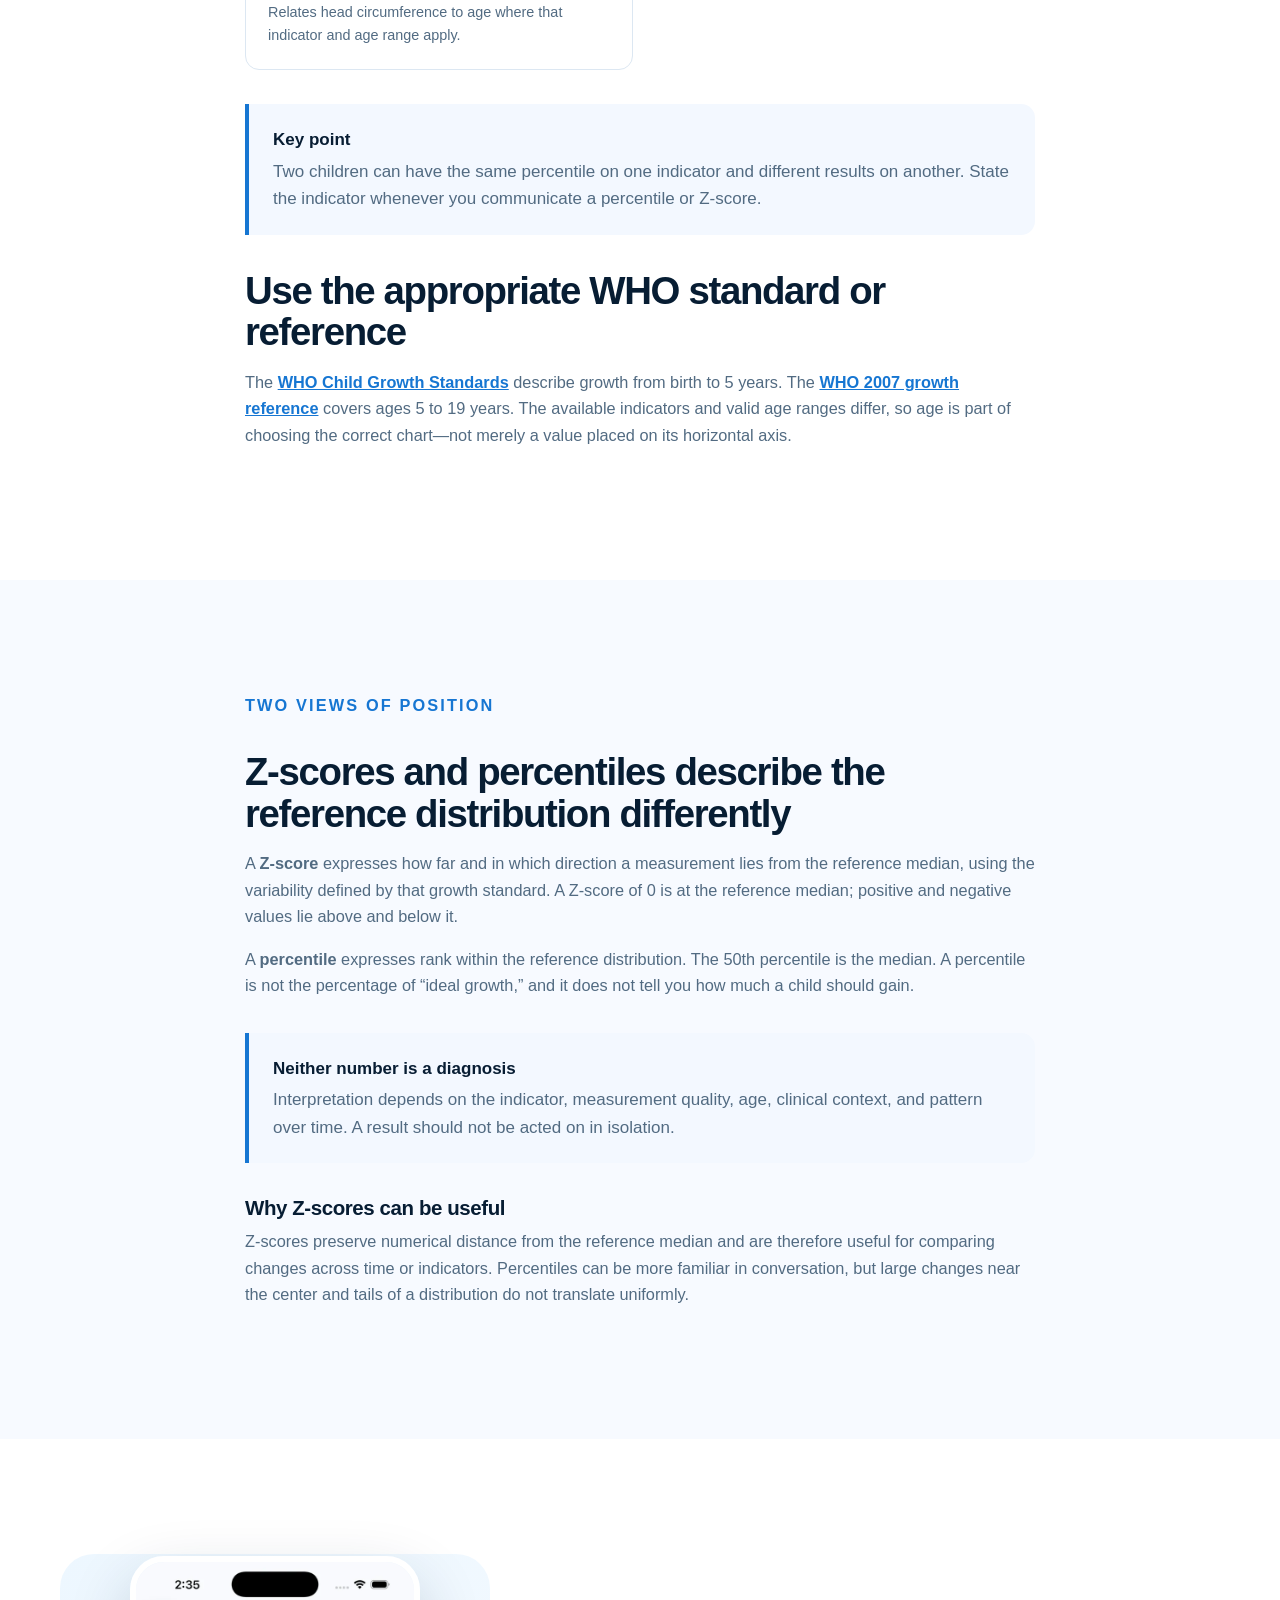
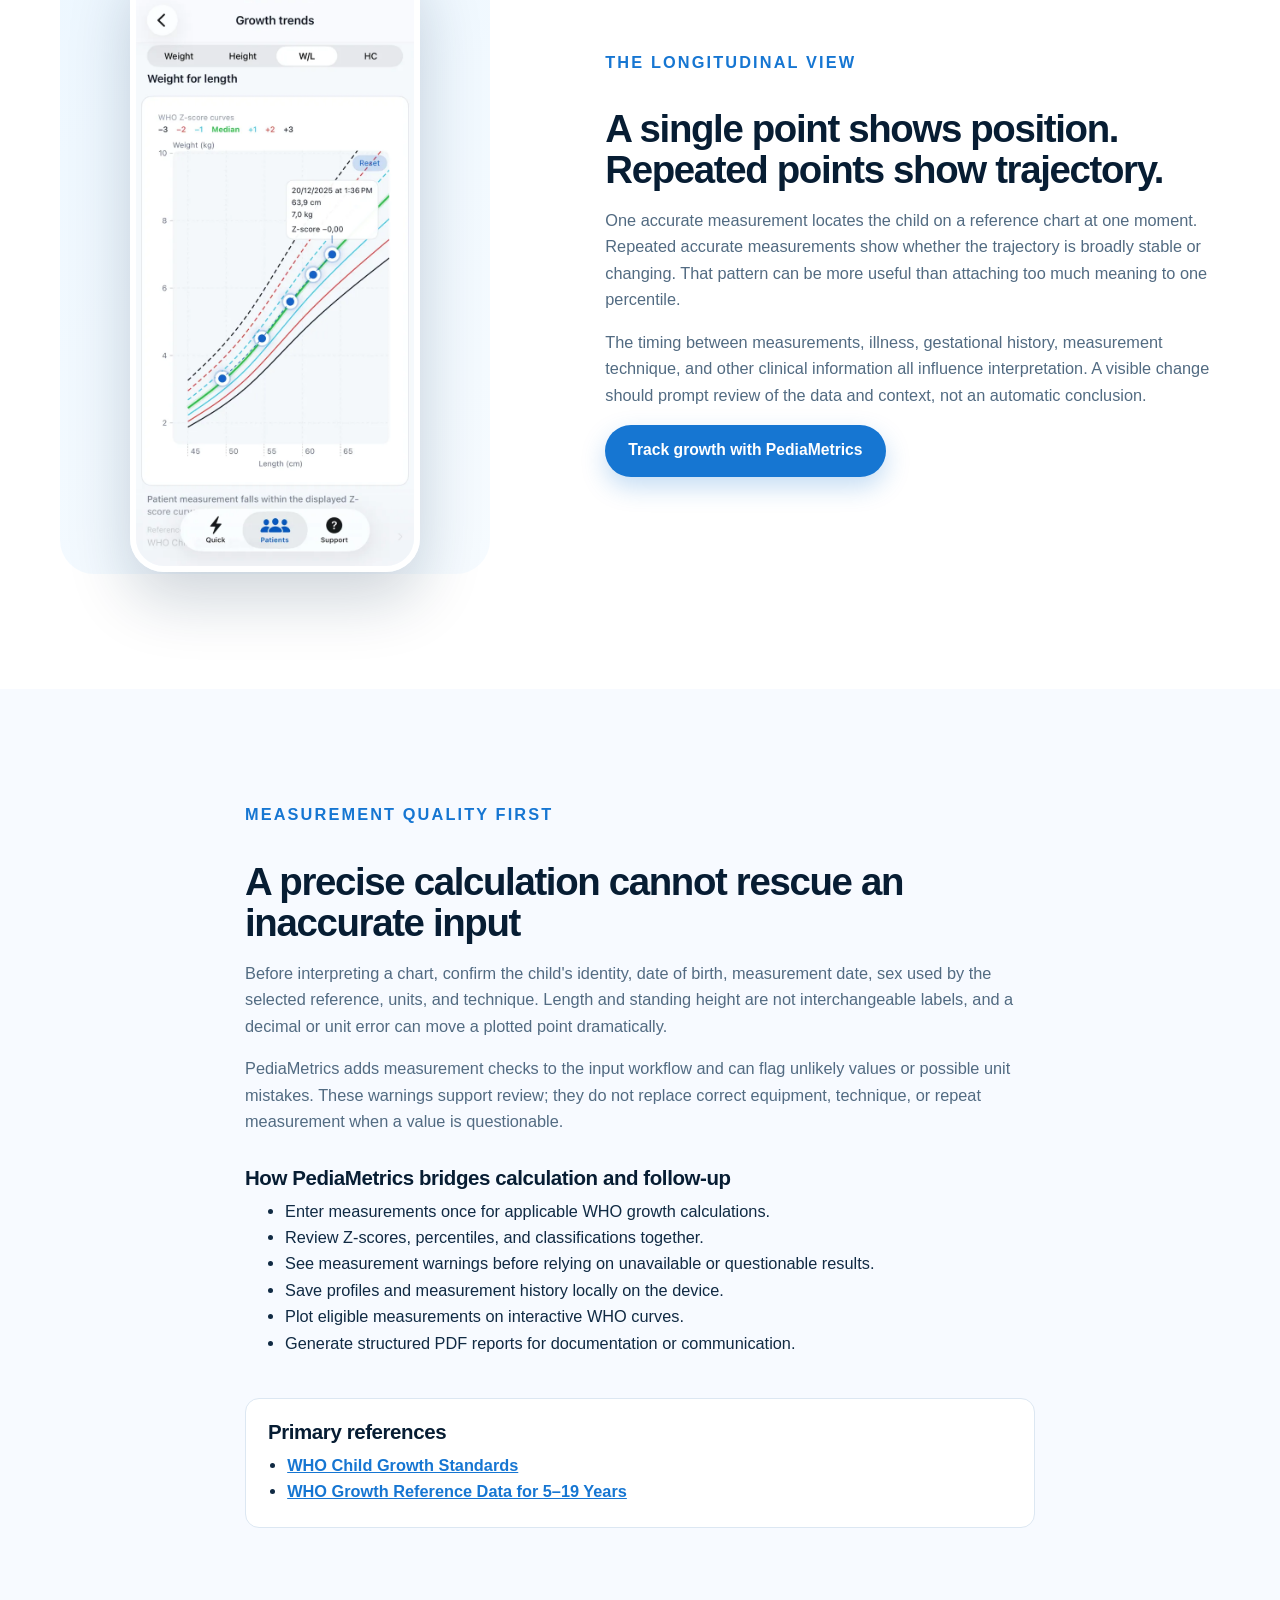
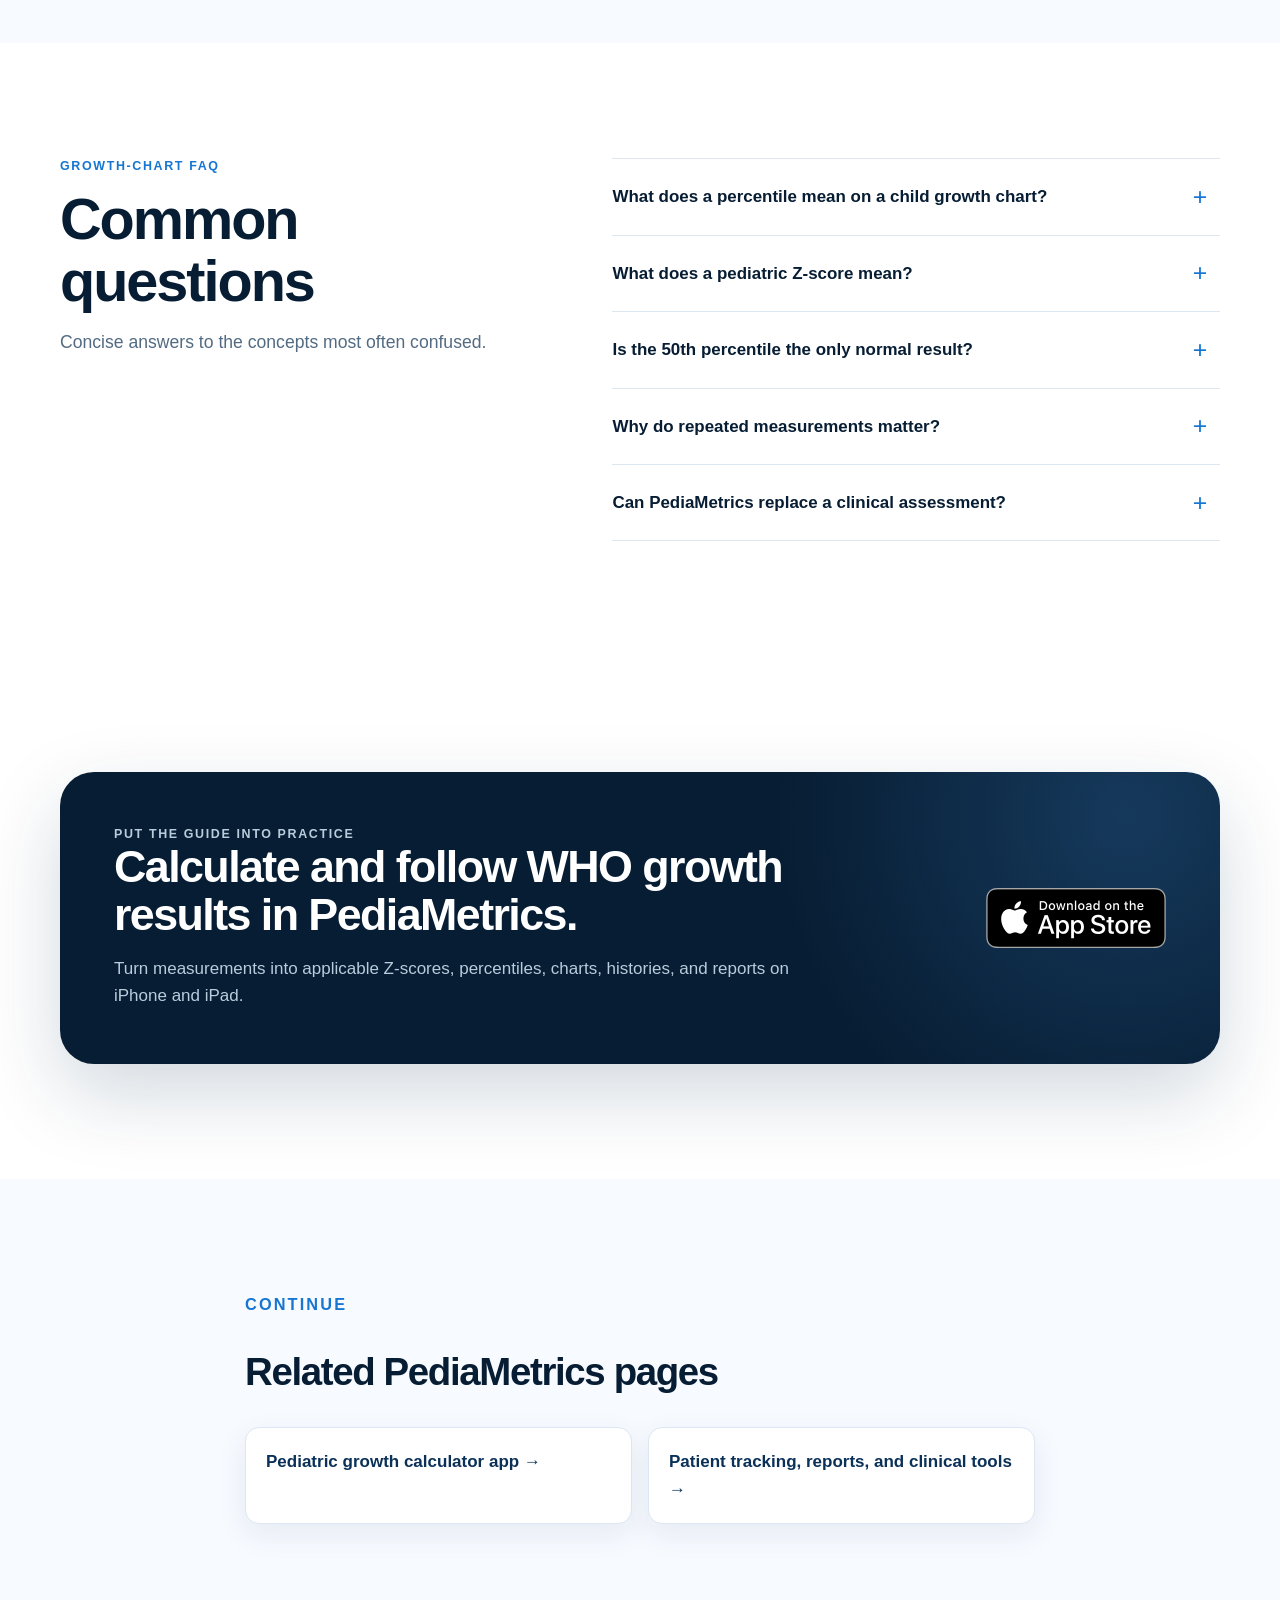
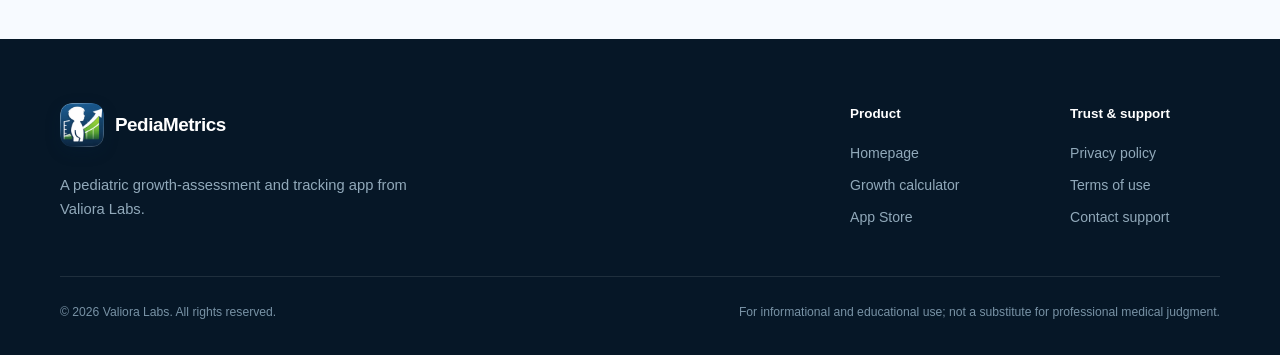
<file: who-growth-charts/index.html>
<!doctype html>
<html lang="en">
  <head>
    <!-- Google tag (gtag.js) -->
    <script async src="https://www.googletagmanager.com/gtag/js?id=GT-TWDJQSFV"></script>
    <script>
      window.dataLayer = window.dataLayer || [];
      function gtag() {
        window.dataLayer.push(arguments);
      }
      gtag("js", new Date());
      gtag("config", "GT-TWDJQSFV", {
        send_page_view: true,
        allow_google_signals: false,
        allow_ad_personalization_signals: false
      });
    </script>
    <meta charset="UTF-8" />
    <meta name="viewport" content="width=device-width, initial-scale=1.0" />
    <title>How to Read WHO Growth Charts | Z-Scores, Percentiles &amp; Trends</title>
    <meta
      name="description"
      content="Learn how WHO pediatric growth charts use indicators, Z-scores, percentiles, and repeated measurements—and how PediaMetrics helps track them over time."
    />
    <meta name="robots" content="index, follow, max-image-preview:large" />
    <meta name="theme-color" content="#0b3158" />
    <link rel="canonical" href="https://pediametrics.valioralabs.com/who-growth-charts/" />
    <link rel="icon" href="../assets/pediametrics-icon.webp" type="image/webp" />
    <link rel="preload" href="../assets/screenshots/optimized/height-for-age-chart.webp" as="image" type="image/webp" />
    <link rel="stylesheet" href="../styles.css" />

    <meta property="og:type" content="article" />
    <meta property="og:site_name" content="PediaMetrics" />
    <meta property="og:title" content="How to Read WHO Growth Charts" />
    <meta
      property="og:description"
      content="A practical guide to pediatric growth indicators, Z-scores, percentiles, measurement quality, and trends over time."
    />
    <meta property="og:url" content="https://pediametrics.valioralabs.com/who-growth-charts/" />
    <meta property="og:image" content="https://pediametrics.valioralabs.com/assets/screenshots/growthTrends2.png" />
    <meta property="og:image:alt" content="Interactive height-for-age WHO growth chart in PediaMetrics" />
    <meta property="article:published_time" content="2026-09-24" />
    <meta property="article:modified_time" content="2026-09-24" />
    <meta name="twitter:card" content="summary_large_image" />

    <script type="application/ld+json">
      {
        "@context": "https://schema.org",
        "@graph": [
          {
            "@type": "Article",
            "@id": "https://pediametrics.valioralabs.com/who-growth-charts/#article",
            "headline": "How to Read WHO Growth Charts",
            "description": "A practical guide to pediatric growth indicators, Z-scores, percentiles, measurement quality, and longitudinal growth trends.",
            "datePublished": "2026-09-24",
            "dateModified": "2026-09-24",
            "mainEntityOfPage": "https://pediametrics.valioralabs.com/who-growth-charts/",
            "image": "https://pediametrics.valioralabs.com/assets/screenshots/growthTrends2.png",
            "author": {
              "@type": "Organization",
              "name": "Valiora Labs",
              "url": "https://valioralabs.com/"
            },
            "publisher": {
              "@type": "Organization",
              "name": "Valiora Labs",
              "logo": {
                "@type": "ImageObject",
                "url": "https://pediametrics.valioralabs.com/PediaMetricsLogo.png"
              }
            }
          },
          {
            "@type": "BreadcrumbList",
            "@id": "https://pediametrics.valioralabs.com/who-growth-charts/#breadcrumb",
            "itemListElement": [
              {
                "@type": "ListItem",
                "position": 1,
                "name": "Home",
                "item": "https://pediametrics.valioralabs.com/"
              },
              {
                "@type": "ListItem",
                "position": 2,
                "name": "WHO Growth Charts",
                "item": "https://pediametrics.valioralabs.com/who-growth-charts/"
              }
            ]
          },
          {
            "@type": "FAQPage",
            "@id": "https://pediametrics.valioralabs.com/who-growth-charts/#faq",
            "mainEntity": [
              {
                "@type": "Question",
                "name": "What does a percentile mean on a child growth chart?",
                "acceptedAnswer": {
                  "@type": "Answer",
                  "text": "A percentile expresses the child's measurement as a rank relative to the reference distribution for the same age and sex. It does not, by itself, diagnose a growth problem."
                }
              },
              {
                "@type": "Question",
                "name": "What does a Z-score mean on a pediatric growth chart?",
                "acceptedAnswer": {
                  "@type": "Answer",
                  "text": "A Z-score expresses how far and in which direction a measurement lies from the reference median using the variability of that growth standard."
                }
              },
              {
                "@type": "Question",
                "name": "Why are repeated growth measurements important?",
                "acceptedAnswer": {
                  "@type": "Answer",
                  "text": "Repeated accurate measurements show the child's trajectory. That longitudinal pattern can provide context that a single percentile or Z-score cannot."
                }
              }
            ]
          }
        ]
      }
    </script>
  </head>
  <body data-page-type="seo_educational">
    <a class="skip-link" href="#main-content">Skip to content</a>

    <header class="site-header">
      <div class="container header-inner">
        <a class="brand" href="../" aria-label="PediaMetrics home">
          <img src="../assets/pediametrics-icon.webp" width="48" height="48" alt="" />
          <span>PediaMetrics</span>
        </a>
        <nav class="desktop-nav" aria-label="Primary navigation">
          <a href="#indicators">Indicators</a>
          <a href="#z-scores">Z-scores</a>
          <a href="#trends">Trends</a>
          <a href="#faq">FAQ</a>
        </nav>
        <a
          class="button button-small button-primary header-cta"
          href="https://apps.apple.com/app/6756817829"
          target="_blank"
          rel="noopener noreferrer"
          data-app-store-link
          data-cta-location="navigation"
        >View on the App Store</a>
      </div>
    </header>

    <main id="main-content">
      <section class="content-hero">
        <div class="container">
          <nav class="breadcrumbs" aria-label="Breadcrumb">
            <a href="../">Home</a><span aria-hidden="true">/</span><span>WHO growth charts</span>
          </nav>
          <div class="content-hero-grid">
            <div class="content-hero-copy">
              <p class="eyebrow">Practical growth-chart guide</p>
              <h1>How to read WHO growth charts—and follow change over time.</h1>
              <div class="article-meta">
                <span>Updated September 24, 2026</span>
                <span>8-minute read</span>
                <span>Reviewed for product accuracy</span>
              </div>
              <p class="hero-lede">
                A useful growth assessment starts with the correct indicator and an accurate measurement. Z-scores,
                percentiles, and the child's trajectory then describe different parts of the same picture.
              </p>
              <div class="hero-actions">
                <a class="button button-secondary" href="#indicators">Read the guide</a>
                <a
                  class="text-link"
                  href="https://apps.apple.com/app/6756817829"
                  target="_blank"
                  rel="noopener noreferrer"
                  data-app-store-link
                  data-cta-location="hero"
                >Track WHO growth in PediaMetrics →</a>
              </div>
            </div>
            <div class="content-hero-visual">
              <img
                class="phone-screen"
                src="../assets/screenshots/optimized/height-for-age-chart.webp"
                width="650"
                height="1412"
                alt="Interactive PediaMetrics height-for-age WHO growth chart with repeated measurements plotted over time"
                fetchpriority="high"
              />
            </div>
          </div>
        </div>
      </section>

      <article>
        <section class="content-section" id="indicators">
          <div class="content-narrow prose">
            <p class="eyebrow">Start with the question</p>
            <h2>A growth chart is specific to an indicator</h2>
            <p>
              “The growth chart” is not one universal graph. Each chart relates a particular measurement to age or to
              another body measurement. The indicator should match the question being considered and the measurements
              that were collected.
            </p>
            <div class="indicator-grid">
              <article class="indicator-card">
                <h3>Weight-for-age</h3>
                <p>Compares weight with the reference distribution for age and sex.</p>
              </article>
              <article class="indicator-card">
                <h3>Length or height-for-age</h3>
                <p>Compares recumbent length or standing height with age and sex.</p>
              </article>
              <article class="indicator-card">
                <h3>Weight-for-length or height</h3>
                <p>Relates weight to linear growth rather than to chronological age alone.</p>
              </article>
              <article class="indicator-card">
                <h3>BMI-for-age</h3>
                <p>Relates body mass index to the age- and sex-specific reference.</p>
              </article>
              <article class="indicator-card">
                <h3>Head-circumference-for-age</h3>
                <p>Relates head circumference to age where that indicator and age range apply.</p>
              </article>
            </div>

            <div class="key-takeaway">
              <strong>Key point</strong>
              <p>
                Two children can have the same percentile on one indicator and different results on another. State the
                indicator whenever you communicate a percentile or Z-score.
              </p>
            </div>

            <h2>Use the appropriate WHO standard or reference</h2>
            <p>
              The <a href="https://www.who.int/tools/child-growth-standards" target="_blank" rel="noopener noreferrer">WHO Child Growth Standards</a>
              describe growth from birth to 5 years. The
              <a href="https://www.who.int/tools/growth-reference-data-for-5to19-years" target="_blank" rel="noopener noreferrer">WHO 2007 growth reference</a>
              covers ages 5 to 19 years. The available indicators and valid age ranges differ, so age is part of choosing
              the correct chart—not merely a value placed on its horizontal axis.
            </p>
          </div>
        </section>

        <section class="content-section soft" id="z-scores">
          <div class="content-narrow prose">
            <p class="eyebrow">Two views of position</p>
            <h2>Z-scores and percentiles describe the reference distribution differently</h2>
            <p>
              A <strong>Z-score</strong> expresses how far and in which direction a measurement lies from the reference
              median, using the variability defined by that growth standard. A Z-score of 0 is at the reference median;
              positive and negative values lie above and below it.
            </p>
            <p>
              A <strong>percentile</strong> expresses rank within the reference distribution. The 50th percentile is the
              median. A percentile is not the percentage of “ideal growth,” and it does not tell you how much a child
              should gain.
            </p>
            <div class="key-takeaway">
              <strong>Neither number is a diagnosis</strong>
              <p>
                Interpretation depends on the indicator, measurement quality, age, clinical context, and pattern over
                time. A result should not be acted on in isolation.
              </p>
            </div>

            <h3>Why Z-scores can be useful</h3>
            <p>
              Z-scores preserve numerical distance from the reference median and are therefore useful for comparing
              changes across time or indicators. Percentiles can be more familiar in conversation, but large changes near
              the center and tails of a distribution do not translate uniformly.
            </p>
          </div>
        </section>

        <section class="content-section" id="trends">
          <div class="container content-media">
            <div class="content-media-visual">
              <img
                class="phone-screen"
                src="../assets/screenshots/optimized/weight-for-length-chart.webp"
                width="650"
                height="1412"
                alt="PediaMetrics weight-for-length WHO chart showing several measurements connected over time"
                loading="lazy"
              />
            </div>
            <div class="prose">
              <p class="eyebrow">The longitudinal view</p>
              <h2>A single point shows position. Repeated points show trajectory.</h2>
              <p>
                One accurate measurement locates the child on a reference chart at one moment. Repeated accurate
                measurements show whether the trajectory is broadly stable or changing. That pattern can be more useful
                than attaching too much meaning to one percentile.
              </p>
              <p>
                The timing between measurements, illness, gestational history, measurement technique, and other clinical
                information all influence interpretation. A visible change should prompt review of the data and context,
                not an automatic conclusion.
              </p>
              <a
                class="button button-primary"
                href="https://apps.apple.com/app/6756817829"
                target="_blank"
                rel="noopener noreferrer"
                data-app-store-link
                data-cta-location="article_inline"
              >Track growth with PediaMetrics</a>
            </div>
          </div>
        </section>

        <section class="content-section soft">
          <div class="content-narrow prose">
            <p class="eyebrow">Measurement quality first</p>
            <h2>A precise calculation cannot rescue an inaccurate input</h2>
            <p>
              Before interpreting a chart, confirm the child's identity, date of birth, measurement date, sex used by the
              selected reference, units, and technique. Length and standing height are not interchangeable labels, and a
              decimal or unit error can move a plotted point dramatically.
            </p>
            <p>
              PediaMetrics adds measurement checks to the input workflow and can flag unlikely values or possible unit
              mistakes. These warnings support review; they do not replace correct equipment, technique, or repeat
              measurement when a value is questionable.
            </p>

            <h3>How PediaMetrics bridges calculation and follow-up</h3>
            <ul>
              <li>Enter measurements once for applicable WHO growth calculations.</li>
              <li>Review Z-scores, percentiles, and classifications together.</li>
              <li>See measurement warnings before relying on unavailable or questionable results.</li>
              <li>Save profiles and measurement history locally on the device.</li>
              <li>Plot eligible measurements on interactive WHO curves.</li>
              <li>Generate structured PDF reports for documentation or communication.</li>
            </ul>

            <div class="reference-box">
              <h3>Primary references</h3>
              <ul>
                <li>
                  <a href="https://www.who.int/tools/child-growth-standards" target="_blank" rel="noopener noreferrer">WHO Child Growth Standards</a>
                </li>
                <li>
                  <a href="https://www.who.int/tools/growth-reference-data-for-5to19-years" target="_blank" rel="noopener noreferrer">WHO Growth Reference Data for 5–19 Years</a>
                </li>
              </ul>
            </div>
          </div>
        </section>

        <section class="content-section" id="faq">
          <div class="container faq-grid">
            <div class="section-heading faq-heading">
              <p class="eyebrow">Growth-chart FAQ</p>
              <h2>Common questions</h2>
              <p>Concise answers to the concepts most often confused.</p>
            </div>
            <div class="faq-list">
              <details>
                <summary>What does a percentile mean on a child growth chart?</summary>
                <p>
                  It expresses the child's measurement as a rank relative to the selected reference distribution for the
                  same age and sex. It does not, by itself, diagnose a growth problem.
                </p>
              </details>
              <details>
                <summary>What does a pediatric Z-score mean?</summary>
                <p>
                  It expresses how far and in which direction the measurement lies from the reference median, using the
                  variability defined by that growth standard.
                </p>
              </details>
              <details>
                <summary>Is the 50th percentile the only normal result?</summary>
                <p>
                  No. The 50th percentile is the reference median, not an individual target. Interpretation considers the
                  indicator, pattern, measurement quality, and clinical context.
                </p>
              </details>
              <details>
                <summary>Why do repeated measurements matter?</summary>
                <p>
                  They reveal trajectory. A longitudinal pattern provides context that one Z-score or percentile cannot.
                </p>
              </details>
              <details>
                <summary>Can PediaMetrics replace a clinical assessment?</summary>
                <p>
                  No. It supports calculation, visualization, and documentation but does not replace professional medical
                  judgment, diagnosis, or treatment decisions.
                </p>
              </details>
            </div>
          </div>
        </section>

        <section class="content-section">
          <div class="container bridge-banner">
            <div>
              <p class="eyebrow">Put the guide into practice</p>
              <h2>Calculate and follow WHO growth results in PediaMetrics.</h2>
              <p>
                Turn measurements into applicable Z-scores, percentiles, charts, histories, and reports on iPhone and iPad.
              </p>
            </div>
            <a
              class="app-store-badge"
              href="https://apps.apple.com/app/6756817829"
              target="_blank"
              rel="noopener noreferrer"
              aria-label="Download PediaMetrics on the App Store"
              data-app-store-link
              data-cta-location="article_bottom"
            >
              <img src="../Download.png" width="180" height="60" alt="Download on the App Store" loading="lazy" />
            </a>
          </div>
        </section>

        <section class="content-section soft">
          <div class="content-narrow">
            <p class="eyebrow">Continue</p>
            <h2>Related PediaMetrics pages</h2>
            <div class="related-links">
              <a href="../pediatric-growth-calculator/">Pediatric growth calculator app →</a>
              <a href="../#features">Patient tracking, reports, and clinical tools →</a>
            </div>
          </div>
        </section>
      </article>
    </main>

    <footer class="site-footer">
      <div class="container footer-grid">
        <div class="footer-brand">
          <a class="brand" href="../">
            <img src="../assets/pediametrics-icon.webp" width="44" height="44" alt="" loading="lazy" />
            <span>PediaMetrics</span>
          </a>
          <p>A pediatric growth-assessment and tracking app from Valiora Labs.</p>
        </div>
        <div class="footer-links">
          <div>
            <strong>Product</strong>
            <a href="../">Homepage</a>
            <a href="../pediatric-growth-calculator/">Growth calculator</a>
            <a
              href="https://apps.apple.com/app/6756817829"
              target="_blank"
              rel="noopener noreferrer"
              data-app-store-link
              data-cta-location="footer"
            >App Store</a>
          </div>
          <div>
            <strong>Trust &amp; support</strong>
            <a href="../privacy-policy.html">Privacy policy</a>
            <a href="https://www.apple.com/legal/internet-services/itunes/dev/stdeula/" target="_blank" rel="noopener noreferrer">Terms of use</a>
            <a href="mailto:support@valioralabs.com">Contact support</a>
          </div>
        </div>
      </div>
      <div class="container footer-bottom">
        <span>© 2026 Valiora Labs. All rights reserved.</span>
        <span>For informational and educational use; not a substitute for professional medical judgment.</span>
      </div>
    </footer>

    <div class="mobile-store-cta" data-mobile-store-cta aria-hidden="true">
      <div>
        <img src="../assets/pediametrics-icon.webp" width="40" height="40" alt="" />
        <span><strong>PediaMetrics</strong><small>iPhone &amp; iPad</small></span>
      </div>
      <a
        class="button button-primary button-small"
        href="https://apps.apple.com/app/6756817829"
        target="_blank"
        rel="noopener noreferrer"
        data-app-store-link
        data-cta-location="sticky_mobile"
      >App Store</a>
    </div>

    <script src="../analytics.js" defer></script>
  </body>
</html>
</file>
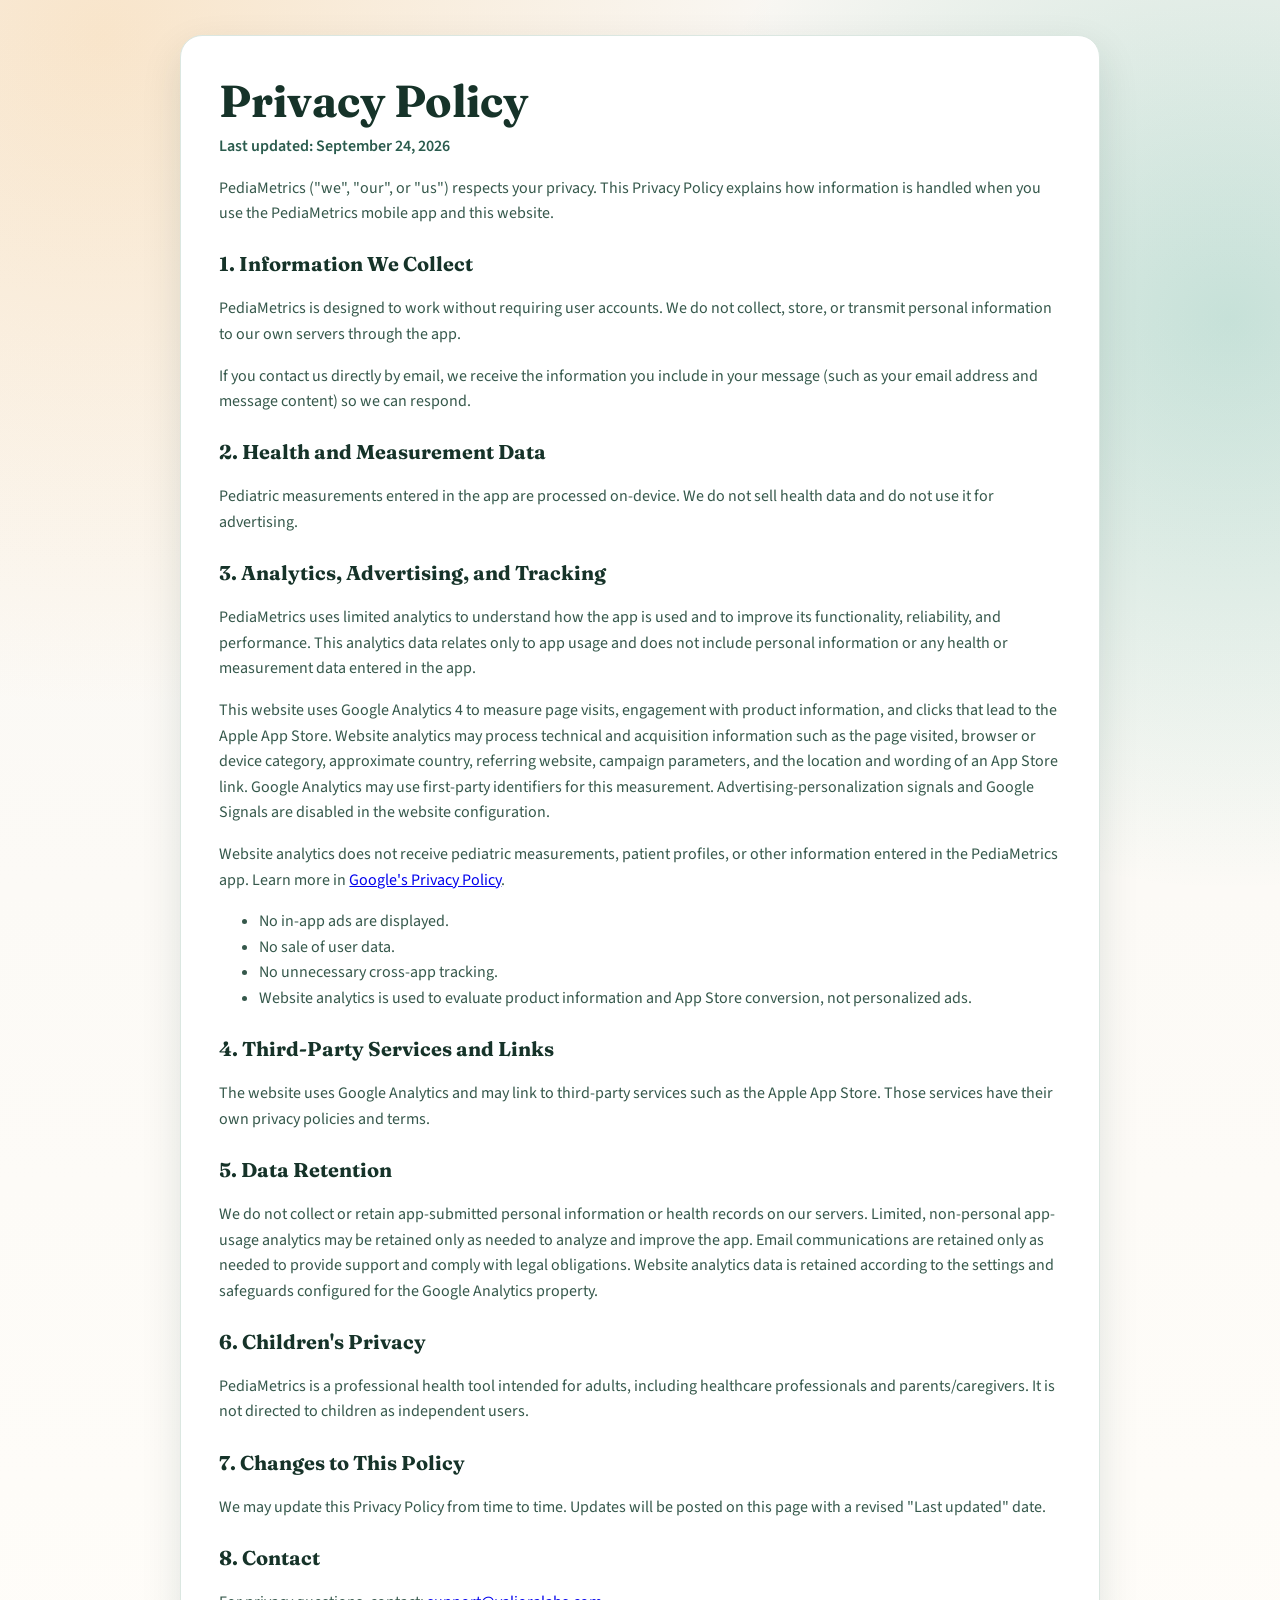
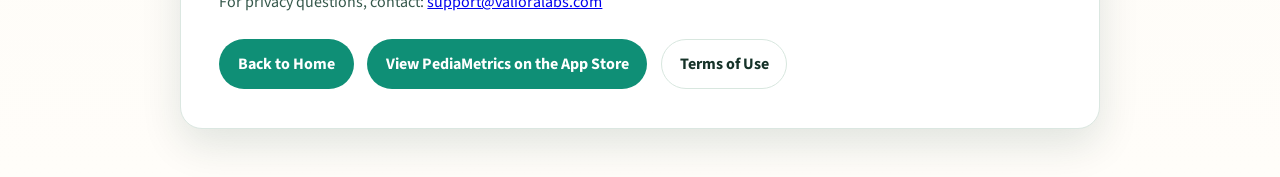
<file: privacy-policy.html>
<!doctype html>
<html lang="en">
  <head>
    <!-- Google tag (gtag.js) -->
    <script async src="https://www.googletagmanager.com/gtag/js?id=GT-TWDJQSFV"></script>
    <script>
      window.dataLayer = window.dataLayer || [];
      function gtag() {
        window.dataLayer.push(arguments);
      }
      gtag("js", new Date());
      gtag("config", "GT-TWDJQSFV", {
        send_page_view: true,
        allow_google_signals: false,
        allow_ad_personalization_signals: false
      });
    </script>
    <meta charset="UTF-8" />
    <meta name="viewport" content="width=device-width, initial-scale=1.0" />
    <title>Privacy Policy | PediaMetrics</title>
    <meta
      name="description"
      content="Learn how PediaMetrics handles pediatric measurement data, local device storage, support emails, analytics, and third-party links."
    />
    <meta name="robots" content="index, follow" />
    <meta name="theme-color" content="#0b3158" />
    <link rel="canonical" href="https://pediametrics.valioralabs.com/privacy-policy.html" />
    <link rel="icon" href="assets/pediametrics-icon.webp" type="image/webp" />
    <meta property="og:type" content="website" />
    <meta property="og:site_name" content="PediaMetrics" />
    <meta property="og:title" content="Privacy Policy | PediaMetrics" />
    <meta
      property="og:description"
      content="How PediaMetrics handles pediatric measurement data, local device storage, analytics, and support communications."
    />
    <meta property="og:url" content="https://pediametrics.valioralabs.com/privacy-policy.html" />
    <meta property="og:image" content="https://pediametrics.valioralabs.com/PediaMetricsLogo.png" />
    <link rel="preconnect" href="https://fonts.googleapis.com" />
    <link rel="preconnect" href="https://fonts.gstatic.com" crossorigin />
    <link
      href="https://fonts.googleapis.com/css2?family=Fraunces:opsz,wght@9..144,500;9..144,700&amp;family=Source+Sans+3:wght@400;500;600;700&amp;display=swap"
      rel="stylesheet"
    />
    <style>
      :root {
        --bg: #f9f7f3;
        --bg-soft: #fffdf9;
        --surface: #ffffff;
        --ink: #163329;
        --ink-soft: #35584b;
        --accent: #0f8f76;
        --border: #dbe7e1;
        --radius: 20px;
        --shadow: 0 16px 40px rgba(9, 53, 41, 0.12);
      }

      * {
        box-sizing: border-box;
      }

      html,
      body {
        margin: 0;
        padding: 0;
      }

      body {
        font-family: "Source Sans 3", "Trebuchet MS", sans-serif;
        color: var(--ink);
        background:
          radial-gradient(circle at 8% 2%, rgba(246, 164, 59, 0.22), transparent 32%),
          radial-gradient(circle at 96% 18%, rgba(15, 143, 118, 0.22), transparent 30%),
          linear-gradient(180deg, var(--bg) 0%, var(--bg-soft) 100%);
        line-height: 1.6;
      }

      .page-shell {
        width: min(920px, 92vw);
        margin: 0 auto;
        padding: 2.2rem 0 3rem;
      }

      .policy-card {
        background: var(--surface);
        border: 1px solid var(--border);
        border-radius: calc(var(--radius) + 2px);
        box-shadow: var(--shadow);
        padding: clamp(1.2rem, 3vw, 2.4rem);
      }

      h1,
      h2 {
        font-family: "Fraunces", Georgia, serif;
        margin-top: 0;
      }

      h1 {
        line-height: 1.15;
        margin-bottom: 0.5rem;
        font-size: clamp(1.8rem, 3.8vw, 2.8rem);
      }

      h2 {
        margin: 1.35rem 0 0.45rem;
        font-size: 1.25rem;
      }

      p,
      li {
        color: var(--ink-soft);
      }

      ul {
        margin-top: 0.35rem;
      }

      .meta {
        margin: 0 0 1rem;
        color: #2a5b4d;
        font-weight: 600;
      }

      .link-row {
        display: flex;
        flex-wrap: wrap;
        gap: 0.85rem;
        margin-top: 1.5rem;
      }

      .btn {
        display: inline-flex;
        align-items: center;
        justify-content: center;
        text-decoration: none;
        font-weight: 700;
        border-radius: 999px;
        padding: 0.7rem 1.1rem;
        border: 1px solid transparent;
        transition: transform 180ms ease;
      }

      .btn:hover {
        transform: translateY(-1px);
      }

      .btn-primary {
        background: var(--accent);
        color: #fff;
      }

      .btn-secondary {
        background: #fff;
        border-color: #d8e7df;
        color: var(--ink);
      }
    </style>
  </head>
  <body data-page-type="privacy_policy">
    <div class="page-shell">
      <article class="policy-card">
        <h1>Privacy Policy</h1>
        <p class="meta">Last updated: September 24, 2026</p>
        <p>
          PediaMetrics ("we", "our", or "us") respects your privacy. This Privacy Policy explains how information is
          handled when you use the PediaMetrics mobile app and this website.
        </p>

        <h2>1. Information We Collect</h2>
        <p>
          PediaMetrics is designed to work without requiring user accounts. We do not collect, store, or transmit
          personal information to our own servers through the app.
        </p>
        <p>
          If you contact us directly by email, we receive the information you include in your message (such as your
          email address and message content) so we can respond.
        </p>

        <h2>2. Health and Measurement Data</h2>
        <p>
          Pediatric measurements entered in the app are processed on-device. We do not sell health data and do not
          use it for advertising.
        </p>

        <h2>3. Analytics, Advertising, and Tracking</h2>
        <p>
          PediaMetrics uses limited analytics to understand how the app is used and to improve its functionality,
          reliability, and performance. This analytics data relates only to app usage and does not include personal
          information or any health or measurement data entered in the app.
        </p>
        <p>
          This website uses Google Analytics 4 to measure page visits, engagement with product information, and clicks
          that lead to the Apple App Store. Website analytics may process technical and acquisition information such as
          the page visited, browser or device category, approximate country, referring website, campaign parameters,
          and the location and wording of an App Store link. Google Analytics may use first-party identifiers for this
          measurement. Advertising-personalization signals and Google Signals are disabled in the website configuration.
        </p>
        <p>
          Website analytics does not receive pediatric measurements, patient profiles, or other information entered in
          the PediaMetrics app. Learn more in
          <a href="https://policies.google.com/privacy" target="_blank" rel="noopener noreferrer">Google's Privacy Policy</a>.
        </p>
        <ul>
          <li>No in-app ads are displayed.</li>
          <li>No sale of user data.</li>
          <li>No unnecessary cross-app tracking.</li>
          <li>Website analytics is used to evaluate product information and App Store conversion, not personalized ads.</li>
        </ul>

        <h2>4. Third-Party Services and Links</h2>
        <p>
          The website uses Google Analytics and may link to third-party services such as the Apple App Store. Those
          services have their own privacy policies and terms.
        </p>

        <h2>5. Data Retention</h2>
        <p>
          We do not collect or retain app-submitted personal information or health records on our servers. Limited,
          non-personal app-usage analytics may be retained only as needed to analyze and improve the app. Email
          communications are retained only as needed to provide support and comply with legal obligations. Website
          analytics data is retained according to the settings and safeguards configured for the Google Analytics
          property.
        </p>

        <h2>6. Children's Privacy</h2>
        <p>
          PediaMetrics is a professional health tool intended for adults, including healthcare professionals and
          parents/caregivers. It is not directed to children as independent users.
        </p>

        <h2>7. Changes to This Policy</h2>
        <p>
          We may update this Privacy Policy from time to time. Updates will be posted on this page with a revised
          "Last updated" date.
        </p>

        <h2>8. Contact</h2>
        <p>
          For privacy questions, contact:
          <a href="mailto:support@valioralabs.com">support@valioralabs.com</a>
        </p>

        <div class="link-row">
          <a class="btn btn-primary" href="index.html">Back to Home</a>
          <a
            class="btn btn-primary"
            href="https://apps.apple.com/app/6756817829"
            target="_blank"
            rel="noopener noreferrer"
            data-app-store-link
            data-cta-location="privacy_policy"
          >
            View PediaMetrics on the App Store
          </a>
          <a
            class="btn btn-secondary"
            href="https://www.apple.com/legal/internet-services/itunes/dev/stdeula/"
            target="_blank"
            rel="noopener noreferrer"
          >
            Terms of Use
          </a>
        </div>
      </article>
    </div>
    <script src="analytics.js" defer></script>
  </body>
</html>
</file>
<file: styles.css>
:root {
  --navy-950: #071d33;
  --navy-900: #0b3158;
  --navy-800: #10456f;
  --navy-700: #175b8c;
  --blue-600: #1676d2;
  --blue-500: #2a8bea;
  --blue-100: #ddecff;
  --blue-50: #f3f8ff;
  --green-700: #167049;
  --green-100: #dbf5e8;
  --amber-100: #fff2cf;
  --ink: #102a43;
  --muted: #526b82;
  --surface: #ffffff;
  --canvas: #f7faff;
  --line: #dce7f2;
  --shadow-sm: 0 10px 30px rgba(20, 54, 90, 0.08);
  --shadow-lg: 0 30px 80px rgba(10, 42, 75, 0.18);
  --radius-sm: 14px;
  --radius-md: 22px;
  --radius-lg: 34px;
  --container: 1160px;
}

*,
*::before,
*::after {
  box-sizing: border-box;
}

html {
  scroll-behavior: smooth;
  scroll-padding-top: 96px;
}

body {
  margin: 0;
  overflow-x: clip;
  color: var(--ink);
  background: var(--surface);
  font-family: -apple-system, BlinkMacSystemFont, "Segoe UI", sans-serif;
  font-size: 17px;
  line-height: 1.62;
  text-rendering: optimizeLegibility;
  -webkit-font-smoothing: antialiased;
}

body,
button,
input,
textarea {
  font-family: -apple-system, BlinkMacSystemFont, "Segoe UI", sans-serif;
}

img {
  display: block;
  max-width: 100%;
  height: auto;
}

a {
  color: inherit;
}

h1,
h2,
h3,
p,
ul,
figure {
  margin-top: 0;
}

h1,
h2,
h3 {
  color: var(--navy-950);
  font-weight: 760;
  letter-spacing: -0.035em;
  line-height: 1.08;
}

h1 {
  max-width: 730px;
  margin-bottom: 1.3rem;
  font-size: clamp(2.65rem, 6.1vw, 5.5rem);
}

h2 {
  margin-bottom: 1rem;
  font-size: clamp(2.15rem, 4.5vw, 3.7rem);
}

h3 {
  margin-bottom: 0.55rem;
  font-size: 1.28rem;
  letter-spacing: -0.02em;
}

p {
  color: var(--muted);
}

.container {
  width: min(var(--container), calc(100% - 48px));
  margin-inline: auto;
}

.section-pad {
  padding-block: clamp(76px, 10vw, 132px);
}

.skip-link {
  position: fixed;
  z-index: 1000;
  top: 12px;
  left: 12px;
  padding: 10px 14px;
  transform: translateY(-160%);
  border-radius: 8px;
  background: var(--surface);
  color: var(--navy-950);
  font-weight: 700;
  box-shadow: var(--shadow-sm);
}

.skip-link:focus {
  transform: translateY(0);
}

.site-header {
  position: sticky;
  z-index: 50;
  top: 0;
  border-bottom: 1px solid rgba(220, 231, 242, 0.78);
  background: rgba(255, 255, 255, 0.88);
  backdrop-filter: blur(18px);
  -webkit-backdrop-filter: blur(18px);
}

.header-inner {
  display: flex;
  min-height: 78px;
  align-items: center;
  justify-content: space-between;
  gap: 26px;
}

.brand {
  display: inline-flex;
  align-items: center;
  gap: 11px;
  color: var(--navy-950);
  font-size: 1.18rem;
  font-weight: 780;
  letter-spacing: -0.025em;
  text-decoration: none;
}

.brand img {
  flex: 0 0 auto;
  border-radius: 12px;
  box-shadow: 0 5px 16px rgba(8, 39, 71, 0.18);
}

.desktop-nav {
  display: flex;
  align-items: center;
  gap: 28px;
  margin-left: auto;
}

.desktop-nav a {
  color: #3f5b74;
  font-size: 0.94rem;
  font-weight: 650;
  text-decoration: none;
}

.desktop-nav a:hover,
.desktop-nav a:focus-visible,
.text-link:hover,
.text-link:focus-visible {
  color: var(--blue-600);
}

.button {
  display: inline-flex;
  min-height: 52px;
  align-items: center;
  justify-content: center;
  border: 1px solid transparent;
  border-radius: 999px;
  padding: 13px 22px;
  font-size: 0.98rem;
  font-weight: 760;
  line-height: 1.2;
  text-align: center;
  text-decoration: none;
  transition: transform 180ms ease, box-shadow 180ms ease, background-color 180ms ease;
}

.button:hover {
  transform: translateY(-2px);
}

.button:focus-visible,
.app-store-badge:focus-visible,
a:focus-visible,
summary:focus-visible {
  outline: 3px solid rgba(42, 139, 234, 0.42);
  outline-offset: 4px;
}

.button-small {
  min-height: 44px;
  padding: 10px 18px;
  font-size: 0.9rem;
}

.button-primary {
  background: var(--blue-600);
  color: #fff;
  box-shadow: 0 10px 24px rgba(22, 118, 210, 0.25);
}

.button-primary:hover {
  background: #0867bf;
  box-shadow: 0 14px 28px rgba(22, 118, 210, 0.32);
}

.button-secondary {
  border-color: #bdd7ef;
  background: #fff;
  color: var(--navy-900);
  box-shadow: var(--shadow-sm);
}

.hero {
  position: relative;
  overflow: hidden;
  padding-top: clamp(58px, 7vw, 94px);
  background:
    radial-gradient(circle at 78% 18%, rgba(86, 166, 244, 0.22), transparent 29%),
    radial-gradient(circle at 12% 86%, rgba(76, 211, 166, 0.12), transparent 26%),
    linear-gradient(180deg, #f8fbff 0%, #fff 100%);
}

.hero::before {
  position: absolute;
  top: 15%;
  left: -120px;
  width: 280px;
  height: 280px;
  border: 1px solid rgba(22, 118, 210, 0.13);
  border-radius: 50%;
  content: "";
}

.hero-grid {
  display: grid;
  grid-template-columns: minmax(0, 1.08fr) minmax(350px, 0.72fr);
  align-items: center;
  gap: clamp(42px, 7vw, 98px);
}

.hero-copy {
  position: relative;
  z-index: 2;
}

.eyebrow {
  margin-bottom: 0.85rem;
  color: var(--blue-600);
  font-size: 0.78rem;
  font-weight: 800;
  letter-spacing: 0.13em;
  line-height: 1.3;
  text-transform: uppercase;
}

.hero-lede {
  max-width: 660px;
  margin-bottom: 1.7rem;
  font-size: clamp(1.1rem, 2vw, 1.34rem);
  line-height: 1.55;
}

.hero-actions {
  display: flex;
  align-items: center;
  gap: 24px;
  margin-bottom: 0.7rem;
}

.app-store-badge {
  display: inline-block;
  flex: 0 0 auto;
  border-radius: 12px;
  line-height: 0;
  transition: transform 180ms ease, box-shadow 180ms ease;
}

.app-store-badge:hover {
  transform: translateY(-2px);
  box-shadow: 0 13px 28px rgba(7, 29, 51, 0.18);
}

.app-store-badge img {
  width: 180px;
  height: 60px;
}

.text-link {
  color: var(--navy-900);
  font-weight: 720;
  text-decoration: none;
}

.availability {
  margin-bottom: 1.5rem;
  font-size: 0.84rem;
}

.hero-proof {
  display: flex;
  flex-wrap: wrap;
  gap: 9px;
  margin: 0;
  padding: 0;
  list-style: none;
}

.hero-proof li {
  position: relative;
  border: 1px solid #d9e8f5;
  border-radius: 999px;
  padding: 8px 13px 8px 29px;
  background: rgba(255, 255, 255, 0.76);
  color: #34536e;
  font-size: 0.82rem;
  font-weight: 680;
}

.hero-proof li::before {
  position: absolute;
  top: 50%;
  left: 12px;
  width: 7px;
  height: 7px;
  transform: translateY(-50%);
  border-radius: 50%;
  background: #26a770;
  content: "";
}

.hero-visual {
  position: relative;
  display: grid;
  min-height: 665px;
  place-items: center;
}

.screen-glow {
  position: absolute;
  width: 520px;
  height: 520px;
  border-radius: 50%;
  background: radial-gradient(circle, rgba(72, 151, 231, 0.3), rgba(95, 184, 242, 0.04) 65%, transparent 70%);
  filter: blur(5px);
}

.phone-screen {
  border-radius: clamp(20px, 3vw, 34px);
  box-shadow: 0 26px 64px rgba(8, 39, 71, 0.2);
}

.hero-phone {
  position: relative;
  z-index: 2;
  width: min(340px, 82%);
  border: 7px solid #fff;
  box-shadow: var(--shadow-lg);
}

.result-callout {
  position: absolute;
  z-index: 3;
  display: flex;
  align-items: center;
  gap: 9px;
  border: 1px solid rgba(206, 225, 242, 0.95);
  border-radius: 999px;
  padding: 10px 15px;
  background: rgba(255, 255, 255, 0.94);
  color: #294a67;
  font-size: 0.83rem;
  font-weight: 750;
  box-shadow: var(--shadow-sm);
  backdrop-filter: blur(10px);
}

.callout-one {
  top: 24%;
  left: -5%;
}

.callout-two {
  right: -10%;
  bottom: 23%;
}

.callout-dot {
  width: 9px;
  height: 9px;
  border-radius: 50%;
  background: #23a16c;
  box-shadow: 0 0 0 4px var(--green-100);
}

.audience-strip {
  border-block: 1px solid var(--line);
  background: #fff;
}

.audience-inner {
  display: flex;
  min-height: 96px;
  align-items: center;
  justify-content: space-between;
  gap: 30px;
}

.audience-inner p {
  margin: 0;
  color: var(--navy-950);
  font-weight: 740;
}

.audience-inner ul {
  display: flex;
  flex-wrap: wrap;
  justify-content: flex-end;
  gap: 10px 22px;
  margin: 0;
  padding: 0;
  color: #526b82;
  font-size: 0.92rem;
  font-weight: 620;
  list-style: none;
}

.section-heading {
  max-width: 720px;
}

.section-heading > p:last-child {
  font-size: 1.1rem;
}

.section-heading.centered {
  margin: 0 auto clamp(48px, 7vw, 78px);
  text-align: center;
}

.workflow-grid {
  display: grid;
  grid-template-columns: repeat(4, minmax(0, 1fr));
  gap: 18px;
  align-items: stretch;
}

.workflow-card {
  position: relative;
  display: flex;
  min-width: 0;
  flex-direction: column;
  overflow: hidden;
  border: 1px solid var(--line);
  border-radius: var(--radius-md);
  padding: 22px 22px 0;
  background: linear-gradient(180deg, #fff 0%, #f4f8fd 100%);
  box-shadow: var(--shadow-sm);
}

.workflow-card:nth-child(2) {
  background: linear-gradient(180deg, #fffdf7 0%, #fff8e8 100%);
}

.workflow-card:nth-child(4) {
  background: linear-gradient(180deg, #f9fdff 0%, #ebf6ff 100%);
}

.workflow-card .step-number {
  display: grid;
  width: 34px;
  height: 34px;
  place-items: center;
  margin-bottom: 18px;
  border-radius: 50%;
  background: var(--navy-900);
  color: #fff;
  font-size: 0.72rem;
  font-weight: 820;
}

.workflow-card p {
  min-height: 104px;
  margin-bottom: 20px;
  font-size: 0.93rem;
  line-height: 1.55;
}

.workflow-card .phone-screen {
  width: 88%;
  margin: auto auto -42% 6%;
  border: 5px solid #fff;
  border-bottom: 0;
  border-radius: 25px 25px 0 0;
  box-shadow: 0 16px 36px rgba(8, 39, 71, 0.16);
}

.section-cta {
  display: flex;
  align-items: center;
  justify-content: space-between;
  gap: 28px;
  margin-top: 30px;
  border: 1px solid #cfe0f0;
  border-radius: var(--radius-md);
  padding: 24px 28px;
  background: var(--blue-50);
}

.section-cta > div {
  display: flex;
  flex-direction: column;
}

.section-cta strong {
  color: var(--navy-950);
  font-size: 1.08rem;
}

.section-cta span {
  color: var(--muted);
  font-size: 0.92rem;
}

.section-tint {
  background: var(--canvas);
}

.split-heading {
  display: grid;
  grid-template-columns: 1fr 0.72fr;
  align-items: end;
  gap: 80px;
  margin-bottom: clamp(48px, 7vw, 78px);
}

.split-heading > p {
  margin-bottom: 14px;
  font-size: 1.08rem;
}

.feature-layout {
  display: grid;
  grid-template-columns: minmax(0, 0.86fr) minmax(400px, 1fr);
  align-items: center;
  gap: clamp(50px, 9vw, 110px);
}

.feature-list {
  display: grid;
  gap: 8px;
}

.feature-item {
  display: grid;
  grid-template-columns: 46px 1fr;
  gap: 17px;
  border-bottom: 1px solid var(--line);
  padding: 20px 0;
}

.feature-item:last-child {
  border-bottom: 0;
}

.feature-item p {
  margin-bottom: 0;
  font-size: 0.94rem;
}

.feature-icon {
  display: grid;
  width: 44px;
  height: 44px;
  place-items: center;
  border: 1px solid #c9ddf0;
  border-radius: 13px;
  background: #fff;
  color: var(--blue-600);
  font-size: 0.78rem;
  font-weight: 840;
  box-shadow: 0 8px 18px rgba(21, 83, 140, 0.08);
}

.feature-screens {
  position: relative;
  min-height: 690px;
}

.feature-screens::before {
  position: absolute;
  inset: 12% 3% 10%;
  border-radius: 50%;
  background: radial-gradient(circle, rgba(42, 139, 234, 0.19), transparent 69%);
  content: "";
}

.screen-figure {
  position: absolute;
  margin: 0;
}

.screen-figure img {
  width: 285px;
  border: 6px solid #fff;
}

.screen-figure figcaption {
  position: absolute;
  right: 50%;
  bottom: 18px;
  width: max-content;
  transform: translateX(50%);
  border-radius: 999px;
  padding: 8px 13px;
  background: rgba(7, 29, 51, 0.88);
  color: #fff;
  font-size: 0.76rem;
  font-weight: 720;
  backdrop-filter: blur(10px);
}

.screen-figure-back {
  top: 54px;
  left: 0;
  transform: rotate(-4deg);
}

.screen-figure-front {
  z-index: 2;
  right: 0;
  bottom: 0;
  transform: rotate(3deg);
}

.clinical-tools {
  overflow: hidden;
}

.tool-grid {
  display: grid;
  grid-template-columns: minmax(320px, 0.78fr) minmax(0, 1fr);
  align-items: center;
  gap: clamp(60px, 9vw, 120px);
}

.tool-visual {
  position: relative;
  display: grid;
  min-height: 650px;
  place-items: center;
  border-radius: var(--radius-lg);
  background:
    radial-gradient(circle at 50% 34%, rgba(56, 150, 232, 0.24), transparent 45%),
    linear-gradient(145deg, #edf7ff, #f9fcff);
}

.tool-visual::after {
  position: absolute;
  right: -20px;
  bottom: -20px;
  width: 150px;
  height: 150px;
  border: 32px solid rgba(76, 211, 166, 0.16);
  border-radius: 50%;
  content: "";
}

.tool-visual img {
  position: relative;
  z-index: 2;
  width: 300px;
  border: 6px solid #fff;
}

.tool-copy {
  max-width: 620px;
}

.tool-copy > p:not(.eyebrow) {
  font-size: 1.08rem;
}

.check-list {
  display: grid;
  gap: 12px;
  margin: 26px 0 34px;
  padding: 0;
  list-style: none;
}

.check-list li {
  position: relative;
  padding-left: 32px;
  color: #3f5b74;
  font-weight: 620;
}

.check-list li::before {
  position: absolute;
  top: 3px;
  left: 0;
  display: grid;
  width: 21px;
  height: 21px;
  place-items: center;
  border-radius: 50%;
  background: var(--green-100);
  color: var(--green-700);
  content: "✓";
  font-size: 0.72rem;
  font-weight: 900;
}

.trust-section {
  background:
    radial-gradient(circle at 12% 8%, rgba(64, 150, 231, 0.22), transparent 26%),
    radial-gradient(circle at 88% 88%, rgba(40, 182, 130, 0.13), transparent 25%),
    var(--navy-950);
}

.light-heading h2,
.trust-card h3 {
  color: #fff;
}

.light-heading p:not(.eyebrow) {
  color: #b9ccdc;
}

.trust-grid {
  display: grid;
  grid-template-columns: repeat(3, 1fr);
  gap: 18px;
}

.trust-card {
  border: 1px solid rgba(188, 216, 239, 0.17);
  border-radius: var(--radius-md);
  padding: 30px;
  background: rgba(255, 255, 255, 0.07);
}

.trust-mark {
  display: grid;
  width: 38px;
  height: 38px;
  place-items: center;
  margin-bottom: 30px;
  border: 1px solid rgba(255, 255, 255, 0.18);
  border-radius: 50%;
  color: #8cc8ff;
  font-size: 0.72rem;
  font-weight: 820;
}

.trust-card p {
  color: #b9ccdc;
  font-size: 0.94rem;
}

.trust-card a {
  color: #8cc8ff;
  font-size: 0.9rem;
  font-weight: 720;
  text-decoration: none;
}

.trust-card a:hover {
  text-decoration: underline;
}

.affiliation-note {
  margin: 30px 0 0;
  color: #8fa8ba;
  font-size: 0.8rem;
  text-align: center;
}

.faq-grid {
  display: grid;
  grid-template-columns: 0.72fr 1fr;
  align-items: start;
  gap: clamp(50px, 9vw, 115px);
}

.faq-heading {
  position: sticky;
  top: 115px;
}

.faq-list {
  border-top: 1px solid var(--line);
}

.faq-list details {
  border-bottom: 1px solid var(--line);
  padding: 0;
}

.faq-list summary {
  position: relative;
  padding: 24px 48px 24px 0;
  color: var(--navy-950);
  cursor: pointer;
  font-size: 1.06rem;
  font-weight: 740;
  list-style: none;
}

.faq-list summary::-webkit-details-marker {
  display: none;
}

.faq-list summary::after {
  position: absolute;
  top: 50%;
  right: 5px;
  width: 30px;
  transform: translateY(-50%);
  color: var(--blue-600);
  content: "+";
  font-size: 1.55rem;
  font-weight: 400;
  text-align: center;
}

.faq-list details[open] summary::after {
  content: "−";
}

.faq-list details p {
  margin: -5px 42px 24px 0;
}

.faq-list details a {
  color: var(--blue-600);
  font-weight: 650;
}

.final-cta {
  padding-block: clamp(62px, 8vw, 96px);
  background: linear-gradient(135deg, #eaf5ff 0%, #f2fbf8 100%);
}

.final-cta-inner {
  display: grid;
  grid-template-columns: 1fr auto;
  align-items: center;
  gap: 60px;
}

.final-cta h2 {
  max-width: 760px;
  margin-bottom: 0.8rem;
  font-size: clamp(2.1rem, 4vw, 3.35rem);
}

.final-cta p:last-child {
  margin-bottom: 0;
}

.final-actions {
  display: flex;
  flex-direction: column;
  align-items: center;
  gap: 9px;
}

.final-actions span {
  color: var(--muted);
  font-size: 0.75rem;
}

.site-footer {
  padding: 64px 0 32px;
  background: #061727;
}

.footer-grid {
  display: grid;
  grid-template-columns: 1fr auto;
  gap: 80px;
  padding-bottom: 48px;
}

.footer-brand .brand {
  color: #fff;
}

.footer-brand p {
  max-width: 390px;
  margin: 18px 0 0;
  color: #91a9ba;
  font-size: 0.92rem;
}

.footer-links {
  display: grid;
  grid-template-columns: repeat(2, minmax(150px, 1fr));
  gap: 70px;
}

.footer-links > div {
  display: flex;
  flex-direction: column;
  gap: 9px;
}

.footer-links strong {
  margin-bottom: 8px;
  color: #fff;
  font-size: 0.84rem;
}

.footer-links a {
  color: #91a9ba;
  font-size: 0.88rem;
  text-decoration: none;
}

.footer-links a:hover {
  color: #fff;
}

.footer-bottom {
  display: flex;
  justify-content: space-between;
  gap: 30px;
  border-top: 1px solid rgba(255, 255, 255, 0.1);
  padding-top: 26px;
  color: #7892a5;
  font-size: 0.76rem;
}

/* Search-intent landing pages */
.breadcrumbs {
  display: flex;
  flex-wrap: wrap;
  gap: 7px;
  margin-bottom: 28px;
  color: #6a8195;
  font-size: 0.8rem;
  font-weight: 650;
}

.breadcrumbs a {
  color: var(--blue-600);
  text-decoration: none;
}

.content-hero {
  overflow: hidden;
  padding-block: clamp(52px, 7vw, 90px) clamp(72px, 9vw, 118px);
  background:
    radial-gradient(circle at 82% 22%, rgba(42, 139, 234, 0.2), transparent 30%),
    linear-gradient(180deg, #f8fbff, #fff);
}

.content-hero-grid {
  display: grid;
  grid-template-columns: minmax(0, 1.04fr) minmax(320px, 0.68fr);
  align-items: center;
  gap: clamp(44px, 8vw, 100px);
}

.content-hero h1 {
  margin-bottom: 1.15rem;
  font-size: clamp(2.65rem, 5.2vw, 4.75rem);
}

.content-hero .hero-lede {
  max-width: 680px;
}

.content-hero-visual {
  position: relative;
  display: grid;
  min-height: 590px;
  place-items: center;
}

.content-hero-visual::before {
  position: absolute;
  width: 480px;
  height: 480px;
  border-radius: 50%;
  background: radial-gradient(circle, rgba(76, 158, 236, 0.24), transparent 68%);
  content: "";
}

.content-hero-visual img {
  position: relative;
  width: 285px;
  border: 6px solid #fff;
}

.intent-summary {
  border-bottom: 1px solid var(--line);
  background: #fff;
}

.intent-summary-grid {
  display: grid;
  grid-template-columns: repeat(3, 1fr);
  gap: 0;
}

.intent-summary article {
  border-right: 1px solid var(--line);
  padding: 30px;
}

.intent-summary article:first-child {
  border-left: 1px solid var(--line);
}

.intent-summary h2 {
  margin-bottom: 0.45rem;
  font-size: 1.1rem;
  letter-spacing: -0.02em;
}

.intent-summary p {
  margin-bottom: 0;
  font-size: 0.88rem;
}

.content-section {
  padding-block: clamp(70px, 9vw, 118px);
}

.content-section.soft {
  background: var(--canvas);
}

.content-narrow {
  width: min(790px, calc(100% - 48px));
  margin-inline: auto;
}

.content-narrow > p,
.prose > p,
.prose li {
  font-size: 1.02rem;
}

.content-narrow > h2,
.prose > h2 {
  margin-top: 2.2rem;
  font-size: clamp(1.85rem, 3vw, 2.65rem);
}

.content-narrow > h2:first-child,
.prose > h2:first-child {
  margin-top: 0;
}

.content-narrow h3,
.prose h3 {
  margin-top: 2rem;
}

.content-narrow a,
.prose a {
  color: var(--blue-600);
  font-weight: 650;
}

.content-narrow a.button-primary,
.prose a.button-primary {
  color: #fff;
}

.indicator-grid {
  display: grid;
  grid-template-columns: repeat(2, minmax(0, 1fr));
  gap: 14px;
  margin-top: 36px;
}

.indicator-card {
  border: 1px solid var(--line);
  border-radius: var(--radius-sm);
  padding: 22px;
  background: #fff;
}

.indicator-card h3 {
  margin-top: 0;
  font-size: 1.08rem;
}

.indicator-card p {
  margin-bottom: 0;
  font-size: 0.9rem;
}

.comparison-grid {
  display: grid;
  grid-template-columns: repeat(3, 1fr);
  gap: 18px;
  margin-top: 46px;
}

.comparison-card {
  border: 1px solid var(--line);
  border-radius: var(--radius-md);
  padding: 28px;
  background: #fff;
  box-shadow: var(--shadow-sm);
}

.comparison-card span {
  display: inline-flex;
  margin-bottom: 25px;
  border-radius: 999px;
  padding: 6px 10px;
  background: var(--blue-100);
  color: var(--blue-600);
  font-size: 0.72rem;
  font-weight: 800;
}

.comparison-card p {
  margin-bottom: 0;
  font-size: 0.91rem;
}

.content-media {
  display: grid;
  grid-template-columns: minmax(300px, 0.7fr) minmax(0, 1fr);
  align-items: center;
  gap: clamp(55px, 9vw, 115px);
}

.content-media-visual {
  display: grid;
  min-height: 620px;
  place-items: center;
  border-radius: var(--radius-lg);
  background: linear-gradient(145deg, #edf7ff, #f6fbff);
}

.content-media-visual img {
  width: 290px;
  border: 6px solid #fff;
}

.bridge-banner {
  display: grid;
  grid-template-columns: 1fr auto;
  align-items: center;
  gap: 44px;
  border-radius: var(--radius-lg);
  padding: clamp(30px, 5vw, 54px);
  background:
    radial-gradient(circle at 92% 15%, rgba(73, 158, 237, 0.22), transparent 32%),
    var(--navy-950);
  box-shadow: var(--shadow-lg);
}

.bridge-banner h2 {
  max-width: 710px;
  color: #fff;
  font-size: clamp(1.9rem, 3.5vw, 3rem);
}

.bridge-banner p {
  max-width: 720px;
  margin-bottom: 0;
  color: #b9ccdc;
}

.bridge-banner .app-store-badge {
  justify-self: end;
}

.article-meta {
  display: flex;
  flex-wrap: wrap;
  gap: 9px 20px;
  margin-bottom: 1.4rem;
  color: #6a8195;
  font-size: 0.82rem;
  font-weight: 620;
}

.key-takeaway {
  margin: 34px 0;
  border-left: 4px solid var(--blue-600);
  border-radius: 0 var(--radius-sm) var(--radius-sm) 0;
  padding: 22px 24px;
  background: var(--blue-50);
}

.key-takeaway strong {
  display: block;
  margin-bottom: 4px;
  color: var(--navy-950);
}

.key-takeaway p {
  margin-bottom: 0;
}

.reference-box {
  margin-top: 42px;
  border: 1px solid var(--line);
  border-radius: var(--radius-sm);
  padding: 22px;
  background: #fff;
}

.reference-box h3 {
  margin-top: 0;
}

.reference-box ul {
  margin-bottom: 0;
  padding-left: 1.2rem;
}

.related-links {
  display: grid;
  grid-template-columns: repeat(2, 1fr);
  gap: 16px;
  margin-top: 35px;
}

.related-links a {
  display: block;
  border: 1px solid var(--line);
  border-radius: var(--radius-sm);
  padding: 20px;
  background: #fff;
  color: var(--navy-900);
  font-weight: 740;
  text-decoration: none;
  box-shadow: var(--shadow-sm);
}

.related-links a:hover {
  border-color: #a8c9e7;
  transform: translateY(-1px);
}

.mobile-store-cta {
  position: fixed;
  z-index: 60;
  right: 12px;
  bottom: max(12px, env(safe-area-inset-bottom));
  left: 12px;
  display: none;
  align-items: center;
  justify-content: space-between;
  gap: 12px;
  border: 1px solid rgba(200, 217, 232, 0.94);
  border-radius: 18px;
  padding: 10px 10px 10px 12px;
  transform: translateY(calc(100% + 30px));
  background: rgba(255, 255, 255, 0.95);
  box-shadow: 0 18px 46px rgba(7, 29, 51, 0.22);
  opacity: 0;
  pointer-events: none;
  transition: transform 220ms ease, opacity 220ms ease;
  backdrop-filter: blur(18px);
}

.mobile-store-cta.is-visible {
  transform: translateY(0);
  opacity: 1;
  pointer-events: auto;
}

.mobile-store-cta > div {
  display: flex;
  min-width: 0;
  align-items: center;
  gap: 10px;
}

.mobile-store-cta img {
  border-radius: 10px;
}

.mobile-store-cta span {
  display: flex;
  min-width: 0;
  flex-direction: column;
  line-height: 1.15;
}

.mobile-store-cta strong {
  color: var(--navy-950);
  font-size: 0.9rem;
}

.mobile-store-cta small {
  margin-top: 4px;
  color: var(--muted);
  font-size: 0.69rem;
}

@media (max-width: 1050px) {
  .desktop-nav {
    display: none;
  }

  .header-cta {
    margin-left: auto;
  }

  .hero-grid {
    grid-template-columns: minmax(0, 1fr) minmax(310px, 0.62fr);
    gap: 30px;
  }

  .callout-one {
    left: -1%;
  }

  .callout-two {
    right: -1%;
  }

  .workflow-grid {
    grid-template-columns: repeat(2, minmax(0, 1fr));
  }

  .workflow-card p {
    min-height: 78px;
  }

  .workflow-card .phone-screen {
    width: 68%;
    margin-left: auto;
    margin-right: auto;
  }

  .feature-layout {
    grid-template-columns: 0.9fr 1fr;
    gap: 50px;
  }

  .screen-figure img {
    width: 245px;
  }
}

@media (max-width: 820px) {
  .container {
    width: min(100% - 36px, var(--container));
  }

  .hero-grid,
  .split-heading,
  .feature-layout,
  .tool-grid,
  .faq-grid,
  .final-cta-inner {
    grid-template-columns: 1fr;
  }

  .hero-copy {
    text-align: center;
  }

  .hero-copy h1,
  .hero-lede {
    margin-inline: auto;
  }

  .hero-actions,
  .hero-proof {
    justify-content: center;
  }

  .hero-visual {
    min-height: 650px;
  }

  .hero-phone {
    width: 320px;
  }

  .callout-one {
    left: 11%;
  }

  .callout-two {
    right: 10%;
  }

  .audience-inner {
    flex-direction: column;
    align-items: flex-start;
    padding-block: 24px;
  }

  .audience-inner ul {
    justify-content: flex-start;
  }

  .section-cta,
  .final-cta-inner {
    text-align: center;
  }

  .section-cta {
    flex-direction: column;
  }

  .split-heading {
    gap: 8px;
  }

  .feature-layout {
    gap: 35px;
  }

  .feature-screens {
    width: min(100%, 560px);
    min-height: 660px;
    margin-inline: auto;
  }

  .screen-figure img {
    width: 275px;
  }

  .tool-visual {
    min-height: 620px;
  }

  .tool-copy {
    max-width: none;
  }

  .trust-grid {
    grid-template-columns: 1fr;
  }

  .faq-heading {
    position: static;
  }

  .final-actions {
    justify-self: center;
  }

  .content-hero-grid,
  .content-media,
  .bridge-banner {
    grid-template-columns: 1fr;
  }

  .content-hero-copy {
    text-align: center;
  }

  .content-hero-copy .hero-actions {
    justify-content: center;
  }

  .content-hero-visual {
    min-height: 590px;
  }

  .comparison-grid {
    grid-template-columns: 1fr;
  }

  .bridge-banner {
    text-align: center;
  }

  .bridge-banner .app-store-badge {
    justify-self: center;
  }

  .footer-grid {
    grid-template-columns: 1fr;
    gap: 48px;
  }
}

@media (max-width: 620px) {
  body {
    font-size: 16px;
  }

  .container {
    width: min(100% - 30px, var(--container));
  }

  .site-header .brand span {
    font-size: 1rem;
  }

  .site-header .brand img {
    width: 42px;
    height: 42px;
  }

  .header-inner {
    min-height: 68px;
  }

  .header-cta {
    min-height: 42px;
    padding-inline: 14px;
    font-size: 0.78rem;
  }

  .hero {
    padding-top: 48px;
  }

  h1 {
    font-size: clamp(2.5rem, 13vw, 4rem);
  }

  .hero-lede {
    font-size: 1.06rem;
  }

  .hero-actions {
    flex-direction: column;
    gap: 14px;
  }

  .availability {
    font-size: 0.75rem;
  }

  .hero-proof {
    gap: 7px;
  }

  .hero-proof li {
    padding: 7px 10px 7px 26px;
    font-size: 0.74rem;
  }

  .hero-proof li::before {
    left: 10px;
  }

  .hero-visual {
    min-height: 575px;
    margin-top: 10px;
  }

  .hero-phone {
    width: min(78vw, 300px);
  }

  .result-callout {
    padding: 8px 11px;
    font-size: 0.7rem;
  }

  .callout-one {
    top: 22%;
    left: 0;
  }

  .callout-two {
    right: 0;
    bottom: 20%;
  }

  .audience-inner {
    gap: 14px;
  }

  .audience-inner ul {
    gap: 6px 16px;
    font-size: 0.82rem;
  }

  .workflow-grid {
    grid-template-columns: 1fr;
  }

  .breadcrumbs {
    margin-bottom: 20px;
  }

  .content-hero {
    padding-top: 36px;
  }

  .content-hero h1 {
    font-size: clamp(2.35rem, 12vw, 3.4rem);
  }

  .content-hero-visual,
  .content-media-visual {
    min-height: 540px;
  }

  .content-hero-visual img,
  .content-media-visual img {
    width: min(73vw, 280px);
  }

  .intent-summary-grid,
  .indicator-grid,
  .related-links {
    grid-template-columns: 1fr;
  }

  .intent-summary article,
  .intent-summary article:first-child {
    border-right: 1px solid var(--line);
    border-bottom: 1px solid var(--line);
    border-left: 1px solid var(--line);
    padding: 22px;
  }

  .intent-summary article:last-child {
    border-bottom: 0;
  }

  .content-narrow {
    width: min(100% - 30px, 790px);
  }

  .workflow-card {
    padding: 24px 24px 0;
  }

  .workflow-card p {
    min-height: 0;
  }

  .workflow-card .phone-screen {
    width: min(72%, 270px);
    margin-bottom: -35%;
  }

  .section-cta {
    padding: 24px 19px;
  }

  .section-cta .button {
    width: 100%;
  }

  .feature-screens {
    min-height: 575px;
  }

  .screen-figure img {
    width: min(54vw, 230px);
  }

  .screen-figure-back {
    top: 38px;
  }

  .tool-visual {
    min-height: 560px;
  }

  .tool-visual img {
    width: min(72vw, 280px);
  }

  .trust-card {
    padding: 24px;
  }

  .faq-list summary {
    padding-right: 40px;
  }

  .footer-links {
    grid-template-columns: 1fr 1fr;
    gap: 30px;
  }

  .footer-bottom {
    flex-direction: column;
    gap: 12px;
  }

  .mobile-store-cta {
    display: flex;
  }

  body {
    padding-bottom: 82px;
  }
}

@media (max-width: 390px) {
  .header-cta {
    padding-inline: 11px;
  }

  .site-header .brand span {
    display: none;
  }

  .mobile-store-cta .button {
    padding-inline: 14px;
  }
}

@media (prefers-reduced-motion: reduce) {
  html {
    scroll-behavior: auto;
  }

  *,
  *::before,
  *::after {
    scroll-behavior: auto !important;
    transition-duration: 0.01ms !important;
  }
}
</file>
